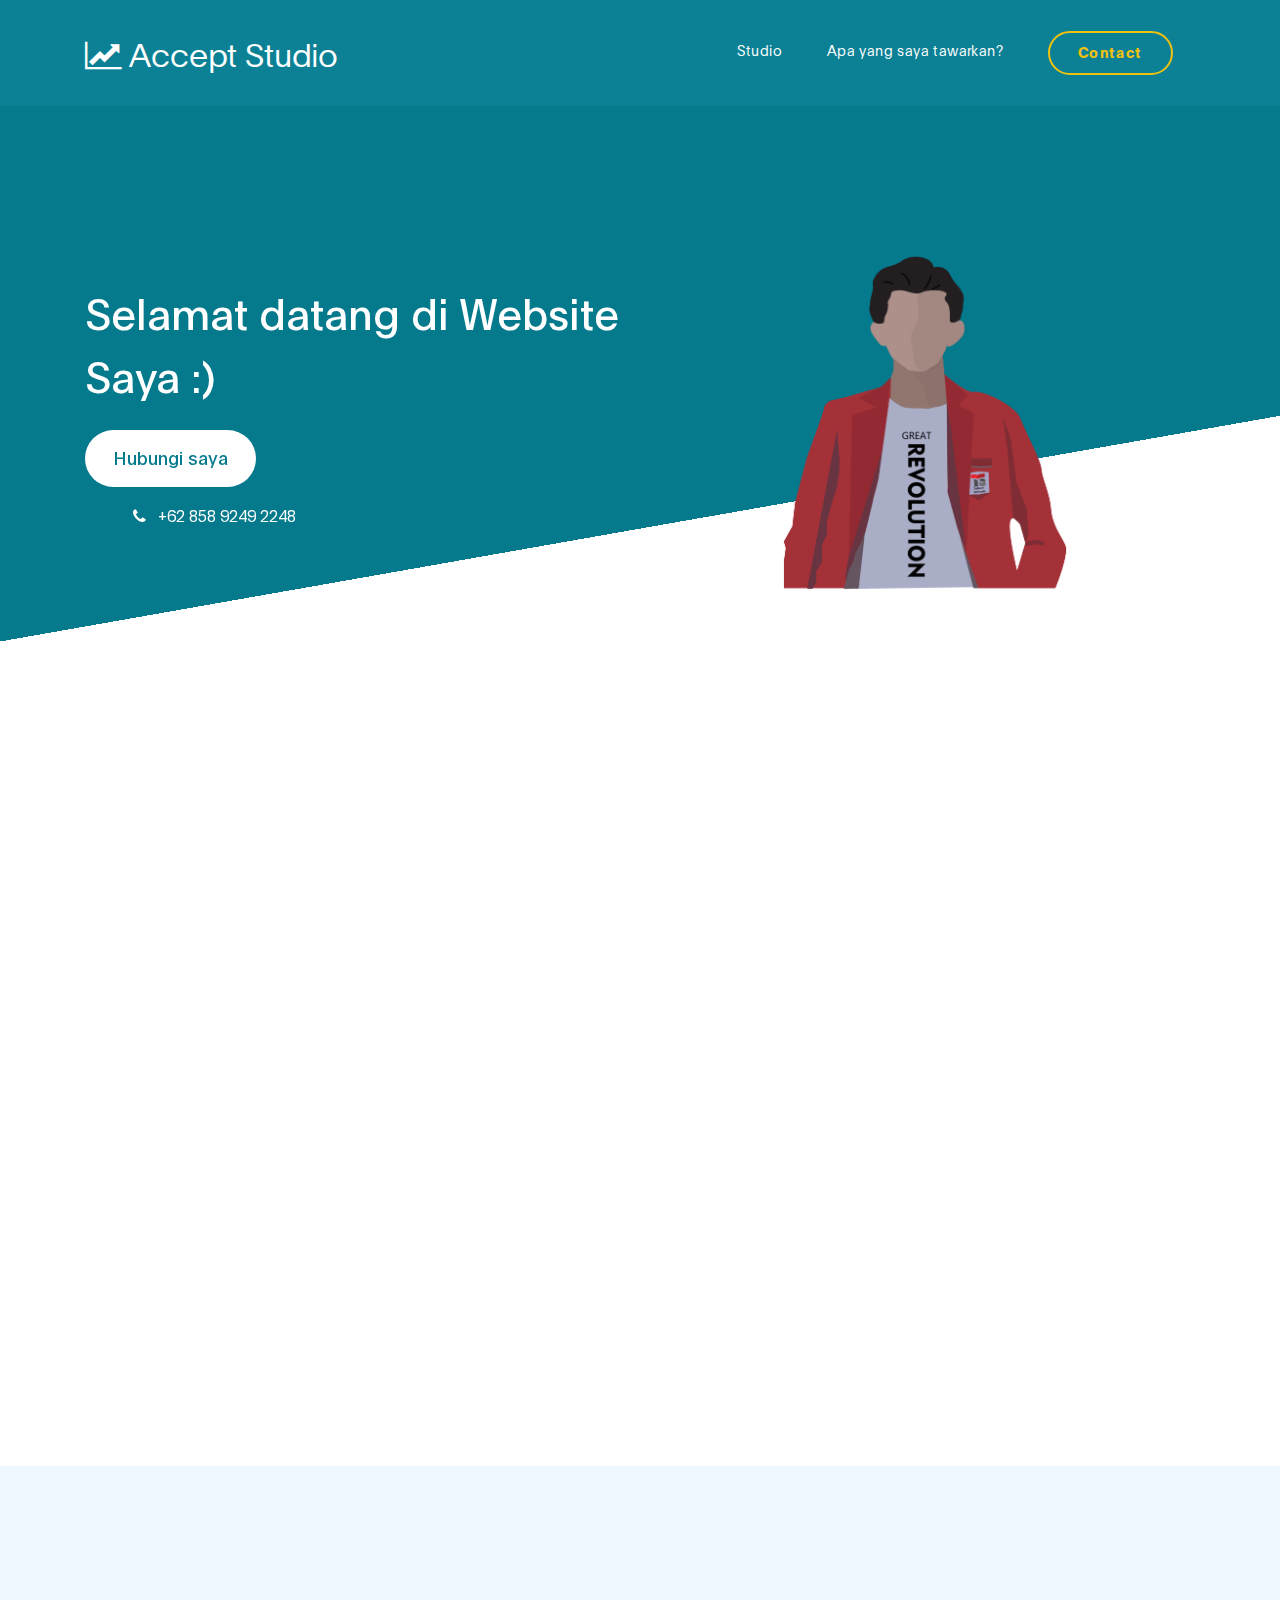
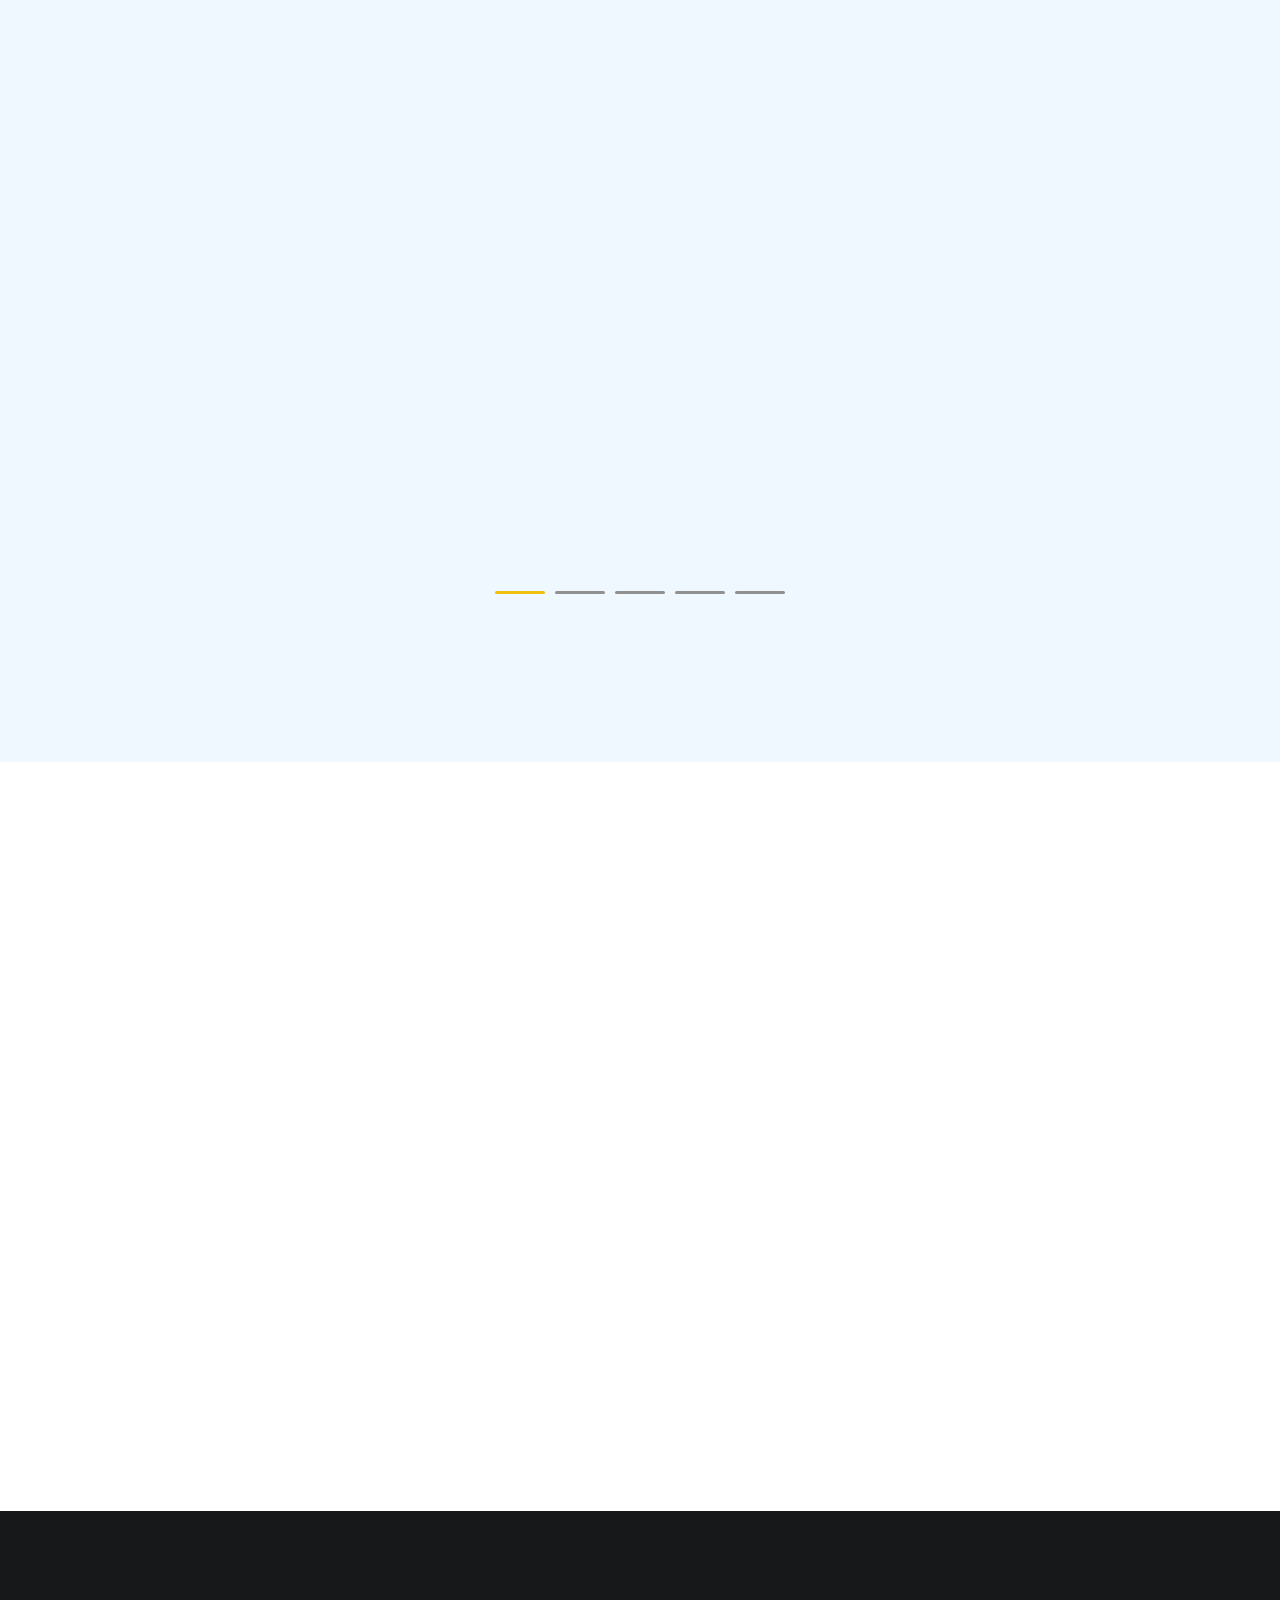
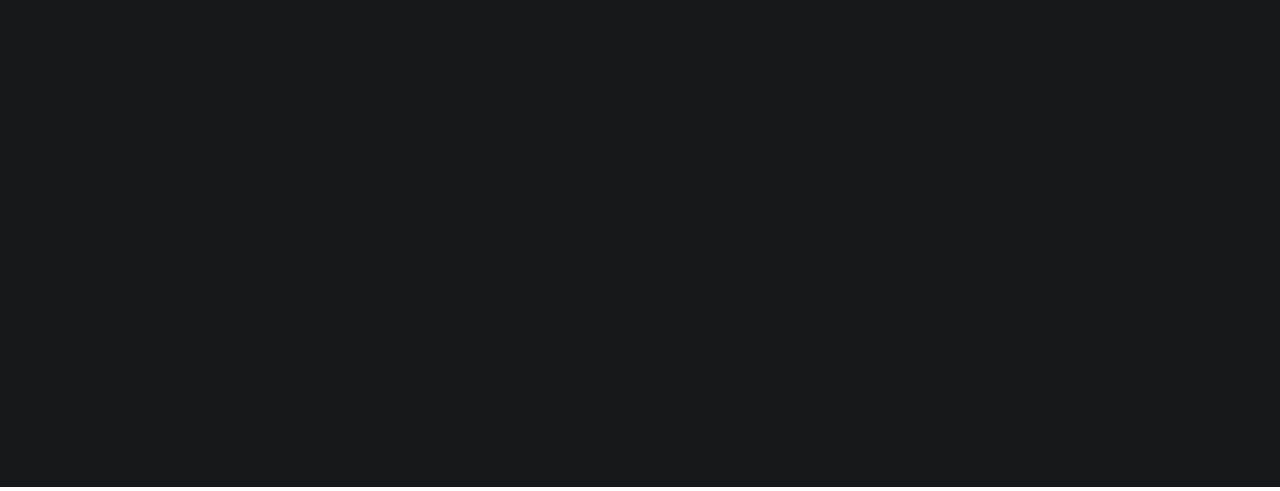
<file: index.html>
<!DOCTYPE html>
<html lang="en">
<head>

     <title>Digital Advertisement Accept Studio</title>
<!--

DIGITAL TREND

https://templatemo.com/tm-538-digital-trend

-->
     <meta charset="UTF-8">
     <meta http-equiv="X-UA-Compatible" content="IE=Edge">
     <meta name="description" content="">
     <meta name="keywords" content="">
     <meta name="author" content="">
     <meta name="viewport" content="width=device-width, initial-scale=1, maximum-scale=1">

     <link rel="stylesheet" href="css/bootstrap.min.css">
     <link rel="stylesheet" href="css/font-awesome.min.css">
     <link rel="stylesheet" href="css/aos.css">
     <link rel="stylesheet" href="css/owl.carousel.min.css">
     <link rel="stylesheet" href="css/owl.theme.default.min.css">

     <!-- MAIN CSS -->
     <link rel="stylesheet" href="css/templatemo-digital-trend.css">

</head>
<body>

     <!-- MENU BAR -->
    <nav class="navbar navbar-expand-lg">
        <div class="container">
            <a class="navbar-brand" href="index.html">
              <i class="fa fa-line-chart"></i>
              Accept Studio
            </a>

            <button class="navbar-toggler" type="button" data-toggle="collapse" data-target="#navbarNav" aria-controls="navbarNav" aria-expanded="false"
                aria-label="Toggle navigation">
                <span class="navbar-toggler-icon"></span>
            </button>

            <div class="collapse navbar-collapse" id="navbarNav">
                <ul class="navbar-nav ml-auto">
                    <li class="nav-item">
                        <a href="#about" class="nav-link smoothScroll">Studio</a>
                    </li>
                    <li class="nav-item">
                        <a href="#project" class="nav-link smoothScroll">Apa yang saya tawarkan?</a>
                    </li>
                    <li class="nav-item">
                        <a href="contact.html" class="nav-link contact">Contact</a>
                    </li>
                </ul>
            </div>
        </div>
    </nav>


     <!-- HERO -->
     <section class="hero hero-bg d-flex justify-content-center align-items-center">
               <div class="container">
                    <div class="row">

                        <div class="col-lg-6 col-md-10 col-12 d-flex flex-column justify-content-center align-items-center">
                              <div class="hero-text">

                                   <h1 class="text-white" data-aos="fade-up">Selamat datang di Website Saya :)</h1>

                                   <a href="contact.html" class="custom-btn btn-bg btn mt-3" data-aos="fade-up" data-aos-delay="100">Hubungi saya</a>

                                   <strong class="d-block py-3 pl-5 text-white" data-aos="fade-up" data-aos-delay="200"><i class="fa fa-phone mr-2"></i> +62 858 9249 2248</strong>
                              </div>
                        </div>

                        <div class="col-lg-6 col-12">
                          <div class="hero-image" data-aos="fade-up" data-aos-delay="300">

                            <img src="images/vektorku.png" class="img-fluid" alt="Septian Nabil Pratama">
                          </div>
                        </div>

                    </div>
               </div>
     </section>


     <!-- ABOUT -->
     <section class="about section-padding pb-0" id="about">
          <div class="container">
               <div class="row">

                    <div class="col-lg-7 mx-auto col-md-10 col-12">
                         <div class="about-info">

                              <h2 class="mb-4" data-aos="fade-up">Halo Semua <strong>Selamat Datang</strong> di Website Saya</h2>

                              <p class="mb-0" data-aos="fade-up">Jadi ini adalah web kedua saya setelah web portofolio yang sebelumnya pernah saya buat, nah jadi di website ini terdapat fitur <a href="blog.html">blog</a>, <a href="project-detail.html">apa yang saya tawarkan?</a>, dan <a href="contact.html">contact</a>. 
                              <br><br>Apabila ada yang ingin kalian <strong>tanyakan ataupun kritik dan saran</strong> tentang website ini, silahkan klik pada tombol <a href="contact.html">contact</a> agar bisa langsung menghubungi saya. Untuk website yang sebelumnya kalian bisa <a href="septiannabil.github.io/webportofolio">Klik disini</a></p>
                         </div>

                         <div class="about-image" data-aos="fade-up" data-aos-delay="200">

                          <img src="images/office.png" class="img-fluid" alt="office">
                        </div>
                    </div>

               </div>
          </div>
     </section>


     <!-- PROJECT -->
     <section class="project section-padding" id="project">
          <div class="container-fluid">
               <div class="row">

                    <div class="col-lg-12 col-12">

                        <h2 class="mb-5 text-center" data-aos="fade-up">
                            Silahkan Untuk Melihat
                            <strong>jasa yang saya tawarkan</strong>
                        </h2>

                         <div class="owl-carousel owl-theme" id="project-slide">
                              <div class="item project-wrapper" data-aos="fade-up" data-aos-delay="100">
                                   <img src="images/project/foto.jpg" class="img-fluid" alt="project image">

                                   <div class="project-info">
                                        <small>Jasa Fotografi</small>

                                        <h3>
                                             <a href="project-detail.html">
                                                  <span>Nightphotograph</span>
                                                  <i class="fa fa-angle-right project-icon"></i>
                                             </a>
                                        </h3>
                                   </div>
                              </div>

                              <div class="item project-wrapper" data-aos="fade-up">
                                   <img src="images/project/ui-01.png" class="img-fluid" alt="project image">

                                   <div class="project-info">
                                        <small>Jasa Desain</small>

                                        <h3>
                                             <a href="project-detail.html">
                                                  <span>All Design & UI/UX</span>
                                                  <i class="fa fa-angle-right project-icon"></i>
                                             </a>
                                        </h3>
                                   </div>
                              </div>

                              <div class="item project-wrapper" data-aos="fade-up">
                                   <img src="images/project/katalog.jpg" class="img-fluid" alt="project image">

                                   <div class="project-info">
                                        <small>Jasa Fotografi</small>

                                        <h3>
                                             <a href="project-detail.html">
                                                  <span>Katalog</span>
                                                  <i class="fa fa-angle-right project-icon"></i>
                                             </a>
                                        </h3>
                                   </div>
                              </div>

                              <div class="item project-wrapper" data-aos="fade-up">
                                   <img src="images/project/web-01.png" class="img-fluid" alt="project image">

                                   <div class="project-info">
                                        <small>Jasa Frontend dan Backend</small>

                                        <h3>
                                             <a href="project-detail.html">
                                                  <span>Website</span>
                                                  <i class="fa fa-angle-right project-icon"></i>
                                             </a>
                                        </h3>
                                   </div>
                              </div>

                              <div class="item project-wrapper" data-aos="fade-up">
                                   <img src="images/project/video.jpg" class="img-fluid" alt="project image">

                                   <div class="project-info">
                                        <small>Jasa</small>

                                        <h3>
                                             <a href="project-detail.html">
                                                  <span>Video dan Editing</span>
                                                  <i class="fa fa-angle-right project-icon"></i>
                                             </a>
                                        </h3>
                                   </div>
                              </div>
                         </div>
                    </div>

               </div>
          </div>
     </section>


     <!-- TESTIMONIAL -->
     <section class="testimonial section-padding">
          <div class="container">
               <div class="row">

                    <div class="col-lg-6 col-md-5 col-12">
                        <div class="contact-image" data-aos="fade-up">

                          <img src="images/female-avatar.png" class="img-fluid" alt="website">
                        </div>
                    </div>

                    <div class="col-lg-6 col-md-7 col-12">
                      <h4 class="my-5 pt-3" data-aos="fade-up" data-aos-delay="100">Terimakasih sudah datang ke website saya :)</h4>

                      <div class="quote" data-aos="fade-up" data-aos-delay="200"></div>

                      <h2 class="mb-4" data-aos="fade-up" data-aos-delay="300">Apabila ada kekurangan, saran ataupun kritik bisa hubungi saya lewat kontak di bawah ini.</h2>

                      <p data-aos="fade-up" data-aos-delay="400">
                        <strong>Septian Nabil Pratama</strong>

                        <span class="mx-1">/</span>

                        <small>Photo, Video, and Web Developer Freelance</small>
                      </p>
                    </div>

               </div>
          </div>
     </section>


    <footer class="site-footer">
      <div class="container">
        <div class="row">

          <div class="col-lg-5 mx-lg-auto col-md-8 col-10">
            <h1 class="text-white" data-aos="fade-up" data-aos-delay="100">Anda <strong>puas</strong> Kami <strong>senang</strong>.</h1>
          </div>

          <div class="col-lg-3 col-md-6 col-12" data-aos="fade-up" data-aos-delay="200">
            <h4 class="my-4">Contact Info</h4>

            <p class="mb-1">
              <i class="fa fa-phone mr-2 footer-icon"></i> 
              +62 858 9249 2248
            </p>

            <p>
              <a href="#">
                <i class="fa fa-envelope mr-2 footer-icon"></i>
                septian.nabil.pratama@gmail.com
              </a>
            </p>
          </div>

          <div class="col-lg-3 col-md-6 col-12" data-aos="fade-up" data-aos-delay="300">
            <h4 class="my-4">Alamat Saya</h4>

            <p class="mb-1">
              <i class="fa fa-home mr-2 footer-icon"></i> 
              Jl. Kanfer Raya no.2a, Desa kalisalak, Batang, Jawa Tengah, Indonesia
            </p>
          </div>

          <div class="col-lg-4 mx-lg-auto text-center col-md-8 col-12" data-aos="fade-up" data-aos-delay="400">
            <p class="copyright-text">Copyright &copy; 2020 Your Company
            <br>
            <a rel="nofollow noopener" href="https://www.instagram.com/septiannabil_/">Design and Web by : Septian Nabil Pratama</a></p>
          </div>

          <div class="col-lg-4 mx-lg-auto col-md-6 col-12" data-aos="fade-up" data-aos-delay="500">
            
            <ul class="footer-link">
              <li><a href="#">Stories</a></li>
              <li><a href="#">Work with us</a></li>
              <li><a href="#">Privacy</a></li>
            </ul>
          </div>

          <div class="col-lg-3 mx-lg-auto col-md-6 col-12" data-aos="fade-up" data-aos-delay="600">
            <ul class="social-icon">
              <li><a href="#" class="fa fa-instagram"></a></li>
              <li><a href="#" class="fa fa-twitter"></a></li>
              <li><a href="#" class="fa fa-dribbble"></a></li>
              <li><a href="#" class="fa fa-behance"></a></li>
            </ul>
          </div>

        </div>
      </div>
    </footer>


     <!-- SCRIPTS -->
     <script src="js/jquery.min.js"></script>
     <script src="js/bootstrap.min.js"></script>
     <script src="js/aos.js"></script>
     <script src="js/owl.carousel.min.js"></script>
     <script src="js/smoothscroll.js"></script>
     <script src="js/custom.js"></script>

</body>
</html>
</file>
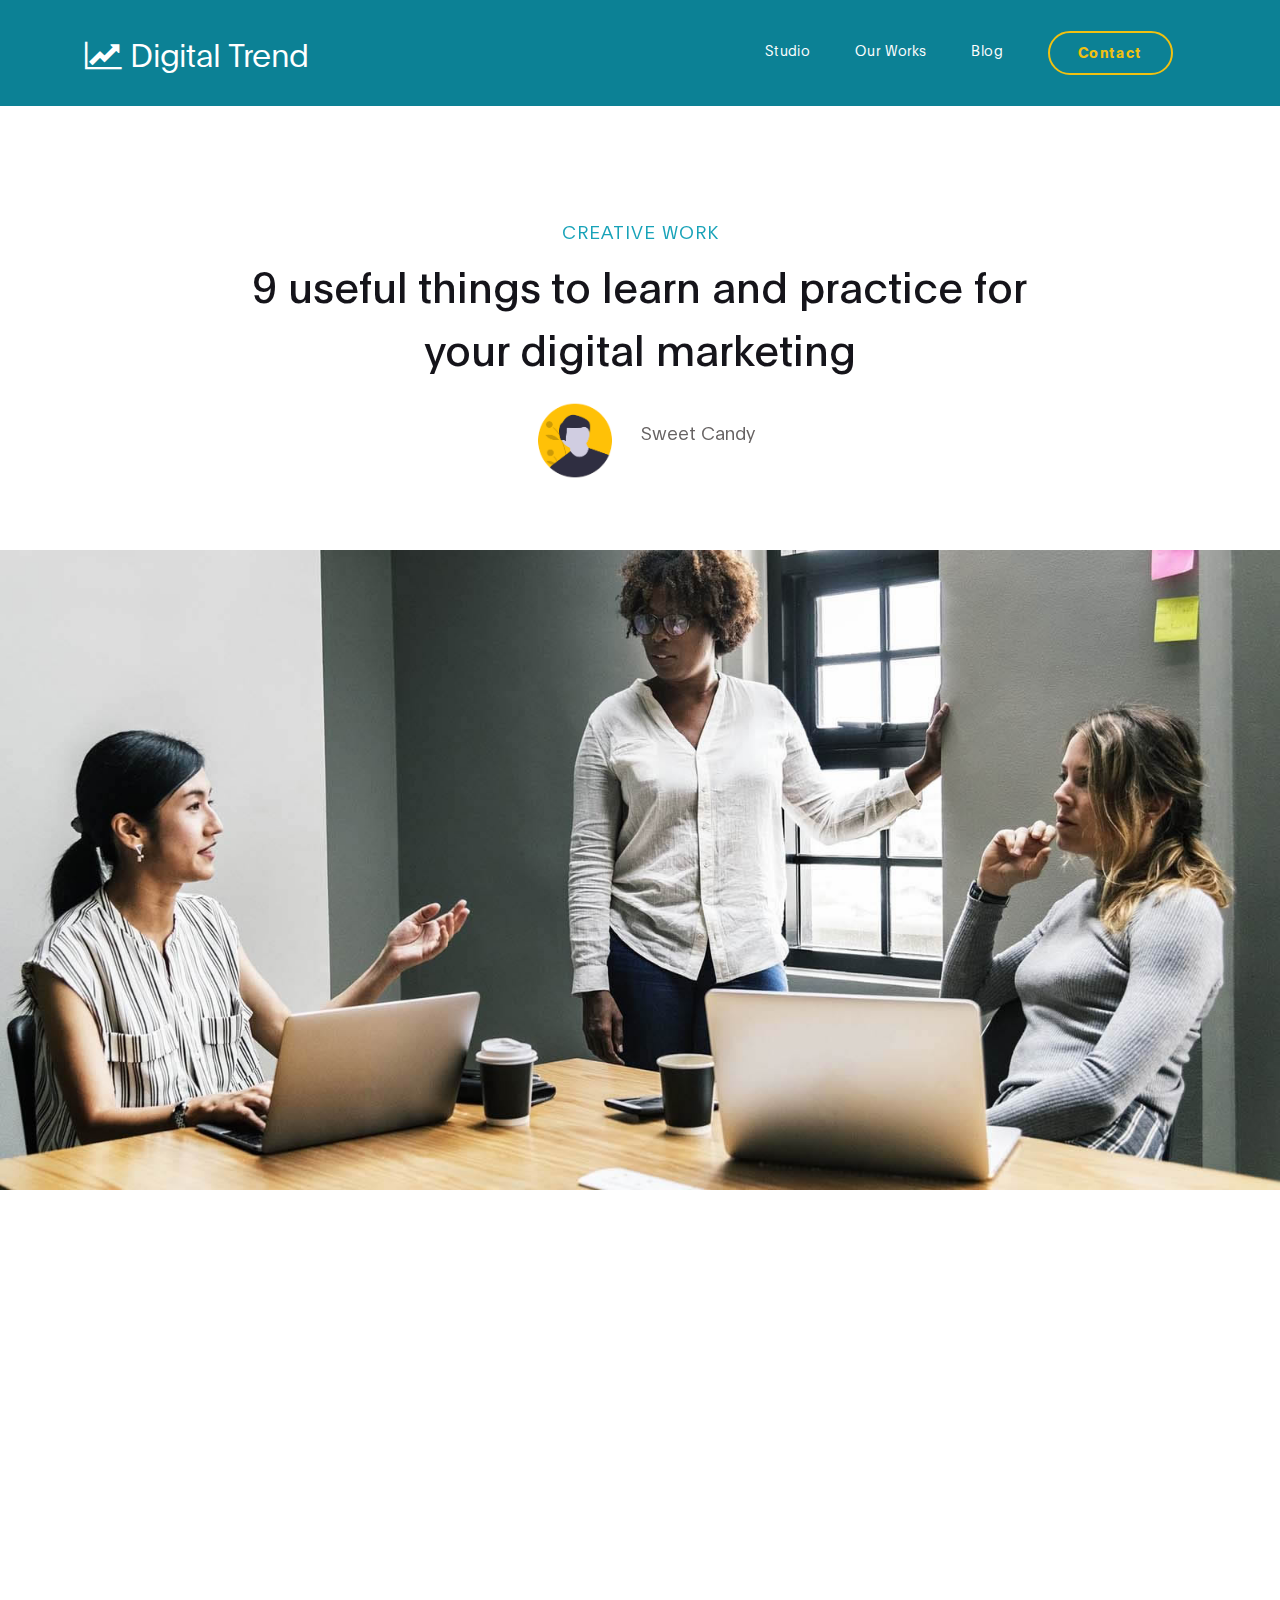
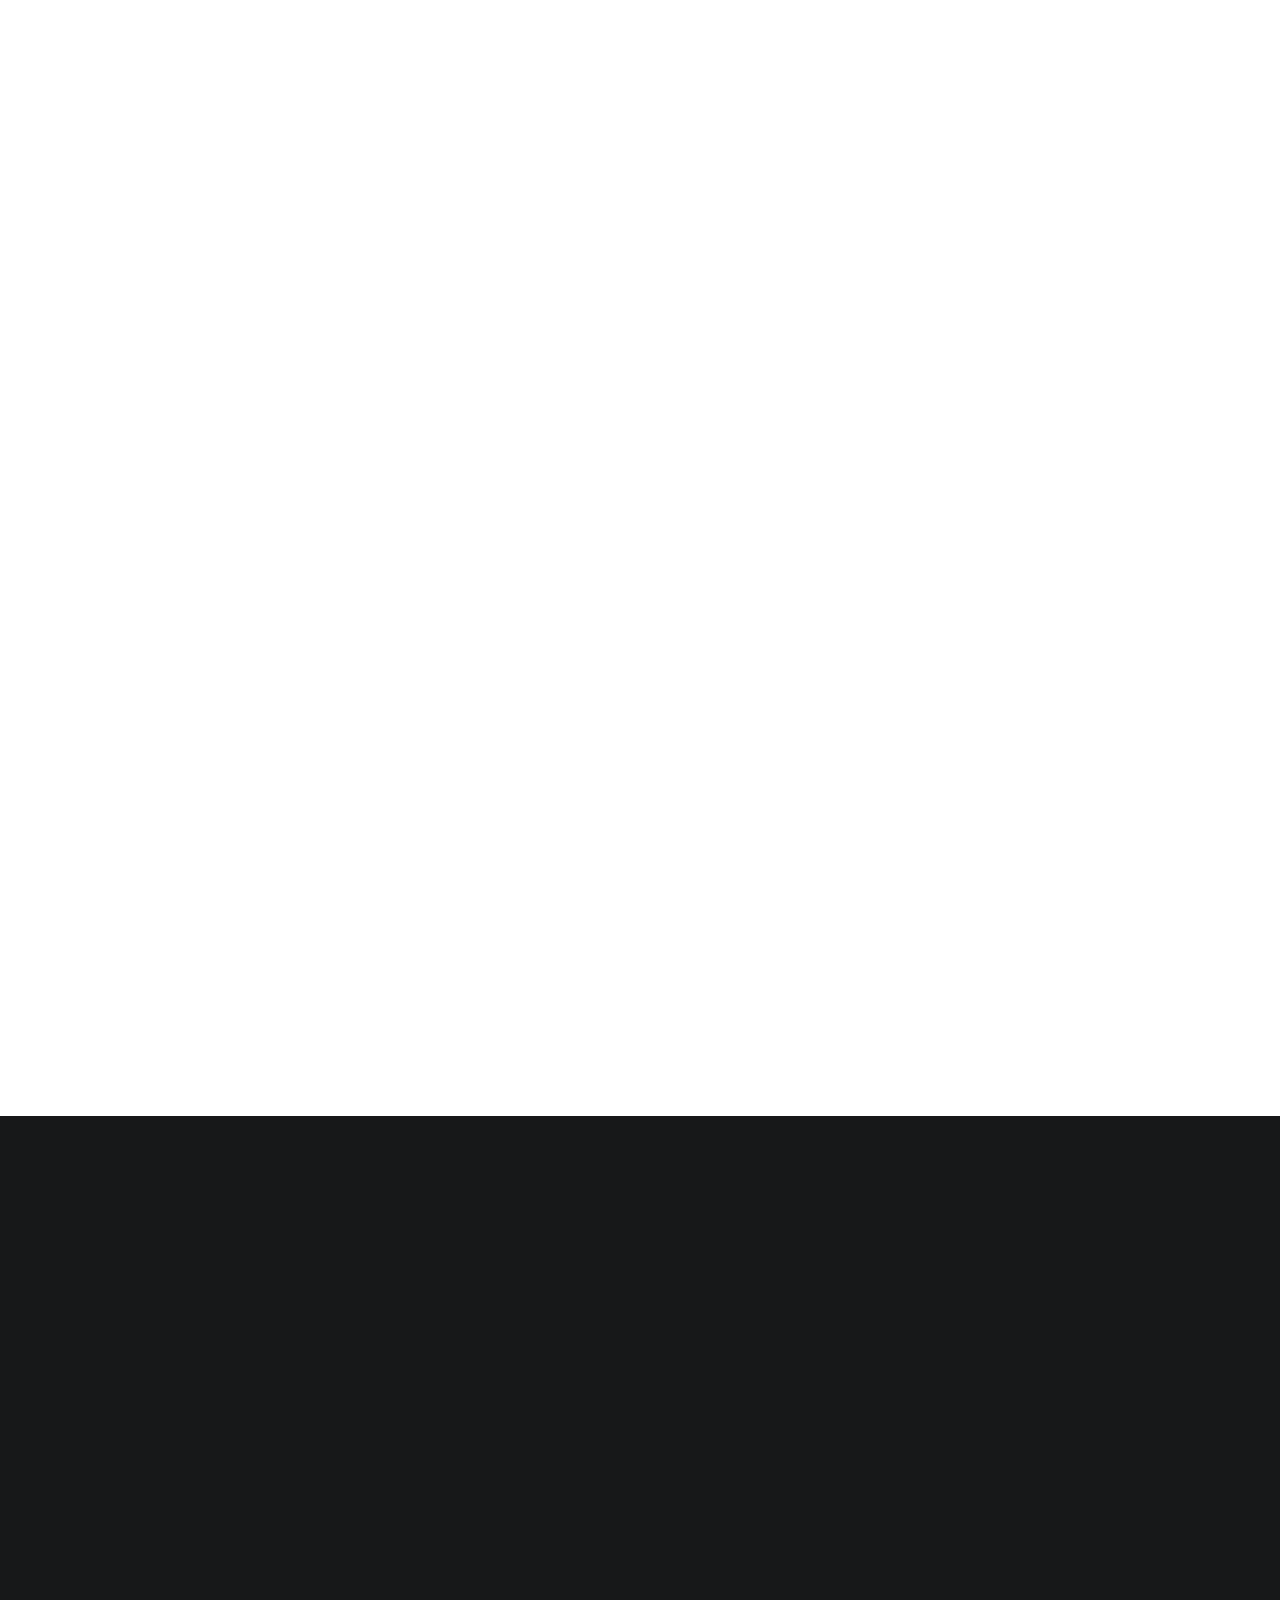
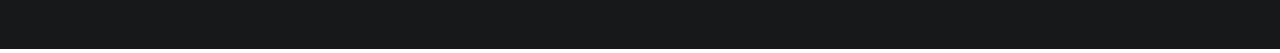
<file: blog-detail.html>
<!DOCTYPE html>
<html lang="en">
<head>

     <title>Digital Trend - Blog Detail</title>
<!--

DIGITAL TREND

https://templatemo.com/tm-538-digital-trend

-->
     <meta charset="UTF-8">
     <meta http-equiv="X-UA-Compatible" content="IE=Edge">
     <meta name="description" content="">
     <meta name="keywords" content="">
     <meta name="author" content="">
     <meta name="viewport" content="width=device-width, initial-scale=1, maximum-scale=1">

     <link rel="stylesheet" href="css/bootstrap.min.css">
     <link rel="stylesheet" href="css/font-awesome.min.css">
     <link rel="stylesheet" href="css/aos.css">
     <link rel="stylesheet" href="css/owl.carousel.min.css">
     <link rel="stylesheet" href="css/owl.theme.default.min.css">

     <!-- MAIN CSS -->
     <link rel="stylesheet" href="css/templatemo-digital-trend.css">

</head>
<body>

     <!-- MENU BAR -->
    <nav class="navbar navbar-expand-lg position-relative">
        <div class="container">
            <a class="navbar-brand" href="index.html">
              <i class="fa fa-line-chart"></i>
              Digital Trend
            </a>

            <button class="navbar-toggler" type="button" data-toggle="collapse" data-target="#navbarNav" aria-controls="navbarNav" aria-expanded="false"
                aria-label="Toggle navigation">
                <span class="navbar-toggler-icon"></span>
            </button>

            <div class="collapse navbar-collapse" id="navbarNav">
                <ul class="navbar-nav ml-auto">
                    <li class="nav-item">
                        <a href="index.html#about" class="nav-link">Studio</a>
                    </li>
                    <li class="nav-item">
                        <a href="index.html#project" class="nav-link">Our Works</a>
                    </li>
                    <li class="nav-item">
                        <a href="blog.html" class="nav-link">Blog</a>
                    </li>
                    <li class="nav-item">
                        <a href="contact.html" class="nav-link contact">Contact</a>
                    </li>
                </ul>
            </div>
        </div>
    </nav>


     <!-- BLOG DETAIL -->
     <section class="project-detail section-padding-half">
          <div class="container">
               <div class="row">

                    <div class="col-lg-9 mx-auto col-md-10 col-12 mt-lg-5 text-center" data-aos="fade-up">
                      <h4 class="blog-category text-info">Creative Work</h4>
                      
                      <h1>9 useful things to learn and practice for your digital marketing</h1>

                      <div class="client-info">
                          <div class="d-flex justify-content-center align-items-center mt-3">
                            <img src="images/project/project-detail/male-avatar.png" class="img-fluid" alt="male avatar">

                            <p>Sweet Candy</p>
                          </div>
                      </div>
                    </div>

               </div>
          </div>
     </section>


     <div class="full-image text-center" data-aos="zoom-in">
       <img src="images/blog/blog-header-image.jpg" class="img-fluid" alt="blog header">
     </div>


     <!-- BLOG DETAIL -->
     <section class="project-detail">
          <div class="container">
               <div class="row">

                  <div class="col-lg-9 mx-auto col-md-11 col-12 my-5 pt-3" data-aos="fade-up">

                    <h2 class="mb-3">Etiam quis metus elementum, tempor risus vel, condimentum orci.</h2>

                    <p>Mauris in convallis nunc, non facilisis arcu. Nunc sapien nulla, interdum at diam non, aliquam vestibulum leo. Fusce laoreet malesuada ante, consectetur consequat ante tempor et. Quisque ac risus ligula.</p>

                    <p>Suspendisse bibendum tortor at est placerat auctor. Phasellus tortor est, bibendum eu ex eu, tincidunt efficitur nunc. Orci varius natoque penatibus et magnis dis parturient montes, nascetur ridiculus mus.</p>

                    <ul class="list-detail py-3">
                      <li><span>Quisque at condimentum est. Duis sollicitudin urna id elit pulvinar placerat. Ut ac dui in ex vulputate dictum.</span></li>

                      <li><span>Mauris vitae tellus nisi. Morbi rutrum lacus sit amet volutpat viverra.</span></li>

                      <li><span> Integer maximus sem ut ipsum blandit elementum. Nullam sollicitudin accumsan commodo.</span></li>
                    </ul>

                    <p>Sed leo nisl, posuere at molestie ac, suscipit auctor mauris. Etiam quis metus elementum, tempor risus vel, condimentum orci.</p>

                    <h2 class="mt-5 mb-3">Curabitur tempus vel libero lobortis feugiat</h2>

                    <p>Orci varius natoque penatibus et magnis dis parturient montes, nascetur ridiculus mus. Mauris in convallis nunc, non facilisis arcu. Nunc sapien nulla, interdum at diam non, aliquam vestibulum leo.</p>

                    <blockquote>Phasellus dapibus ex sed dolor blandit, efficitur iaculis ipsum scelerisque. Cras elementum nibh id felis sagittis, sit amet pellentesque ligula porttitor. Fusce laoreet malesuada ante, consectetur consequat ante tempor et. Quisque ac risus ligula.</blockquote>
                    </div>
               </div>

              <div class="col-lg-8 mx-auto mb-5 pb-5 col-12" data-aos="fade-up">

                <h3 class="my-3" data-aos="fade-up">Leave a comment</h3>

                <form action="#" method="get"  class="contact-form" data-aos="fade-up" data-aos-delay="300" role="form">
                  <div class="row">
                    <div class="col-lg-6 col-12">
                      <input type="text" class="form-control" name="name" placeholder="Name">
                    </div>

                    <div class="col-lg-6 col-12">
                      <input type="email" class="form-control" name="email" placeholder="Email">
                    </div>

                    <div class="col-lg-12 col-12">
                      <textarea class="form-control" rows="6" name="message" placeholder="Message"></textarea>
                    </div>

                    <div class="col-lg-5 mx-auto col-7">
                      <button type="submit" class="form-control" id="submit-button" name="submit">Submit Comment</button>
                    </div>
                  </div>
                </form>
              </div>
              
          </div>
          
     </section>


    <footer class="site-footer">
      <div class="container">
        <div class="row">

          <div class="col-lg-5 mx-lg-auto col-md-8 col-10">
            <h1 class="text-white" data-aos="fade-up" data-aos-delay="100">We make creative <strong>brands</strong> only.</h1>
          </div>

          <div class="col-lg-3 col-md-6 col-12" data-aos="fade-up" data-aos-delay="200">
            <h4 class="my-4">Contact Info</h4>

            <p class="mb-1">
              <i class="fa fa-phone mr-2 footer-icon"></i> 
              +99 080 070 4224
            </p>

            <p>
              <a href="#">
                <i class="fa fa-envelope mr-2 footer-icon"></i>
                hello@company.com
              </a>
            </p>
          </div>

          <div class="col-lg-3 col-md-6 col-12" data-aos="fade-up" data-aos-delay="300">
            <h4 class="my-4">Our Studio</h4>

            <p class="mb-1">
              <i class="fa fa-home mr-2 footer-icon"></i> 
              Av. Lúcio Costa - Barra da Tijuca, Rio de Janeiro - RJ, Brazil
            </p>
          </div>

          <div class="col-lg-4 mx-lg-auto text-center col-md-8 col-12" data-aos="fade-up" data-aos-delay="400">
            <p class="copyright-text">Copyright &copy; 2020 Your Company
            <br>
            <a rel="nofollow noopener" href="https://templatemo.com">Design: TemplateMo</a></p>
          </div>

          <div class="col-lg-4 mx-lg-auto col-md-6 col-12" data-aos="fade-up" data-aos-delay="500">
            
            <ul class="footer-link">
              <li><a href="#">Stories</a></li>
              <li><a href="#">Work with us</a></li>
              <li><a href="#">Privacy</a></li>
            </ul>
          </div>

          <div class="col-lg-3 mx-lg-auto col-md-6 col-12" data-aos="fade-up" data-aos-delay="600">
            <ul class="social-icon">
              <li><a href="#" class="fa fa-instagram"></a></li>
              <li><a href="#" class="fa fa-twitter"></a></li>
              <li><a href="#" class="fa fa-dribbble"></a></li>
              <li><a href="#" class="fa fa-behance"></a></li>
            </ul>
          </div>

        </div>
      </div>
    </footer>


     <!-- SCRIPTS -->
     <script src="js/jquery.min.js"></script>
     <script src="js/bootstrap.min.js"></script>
     <script src="js/aos.js"></script>
     <script src="js/owl.carousel.min.js"></script>
     <script src="js/custom.js"></script>

</body>
</html>
</file>
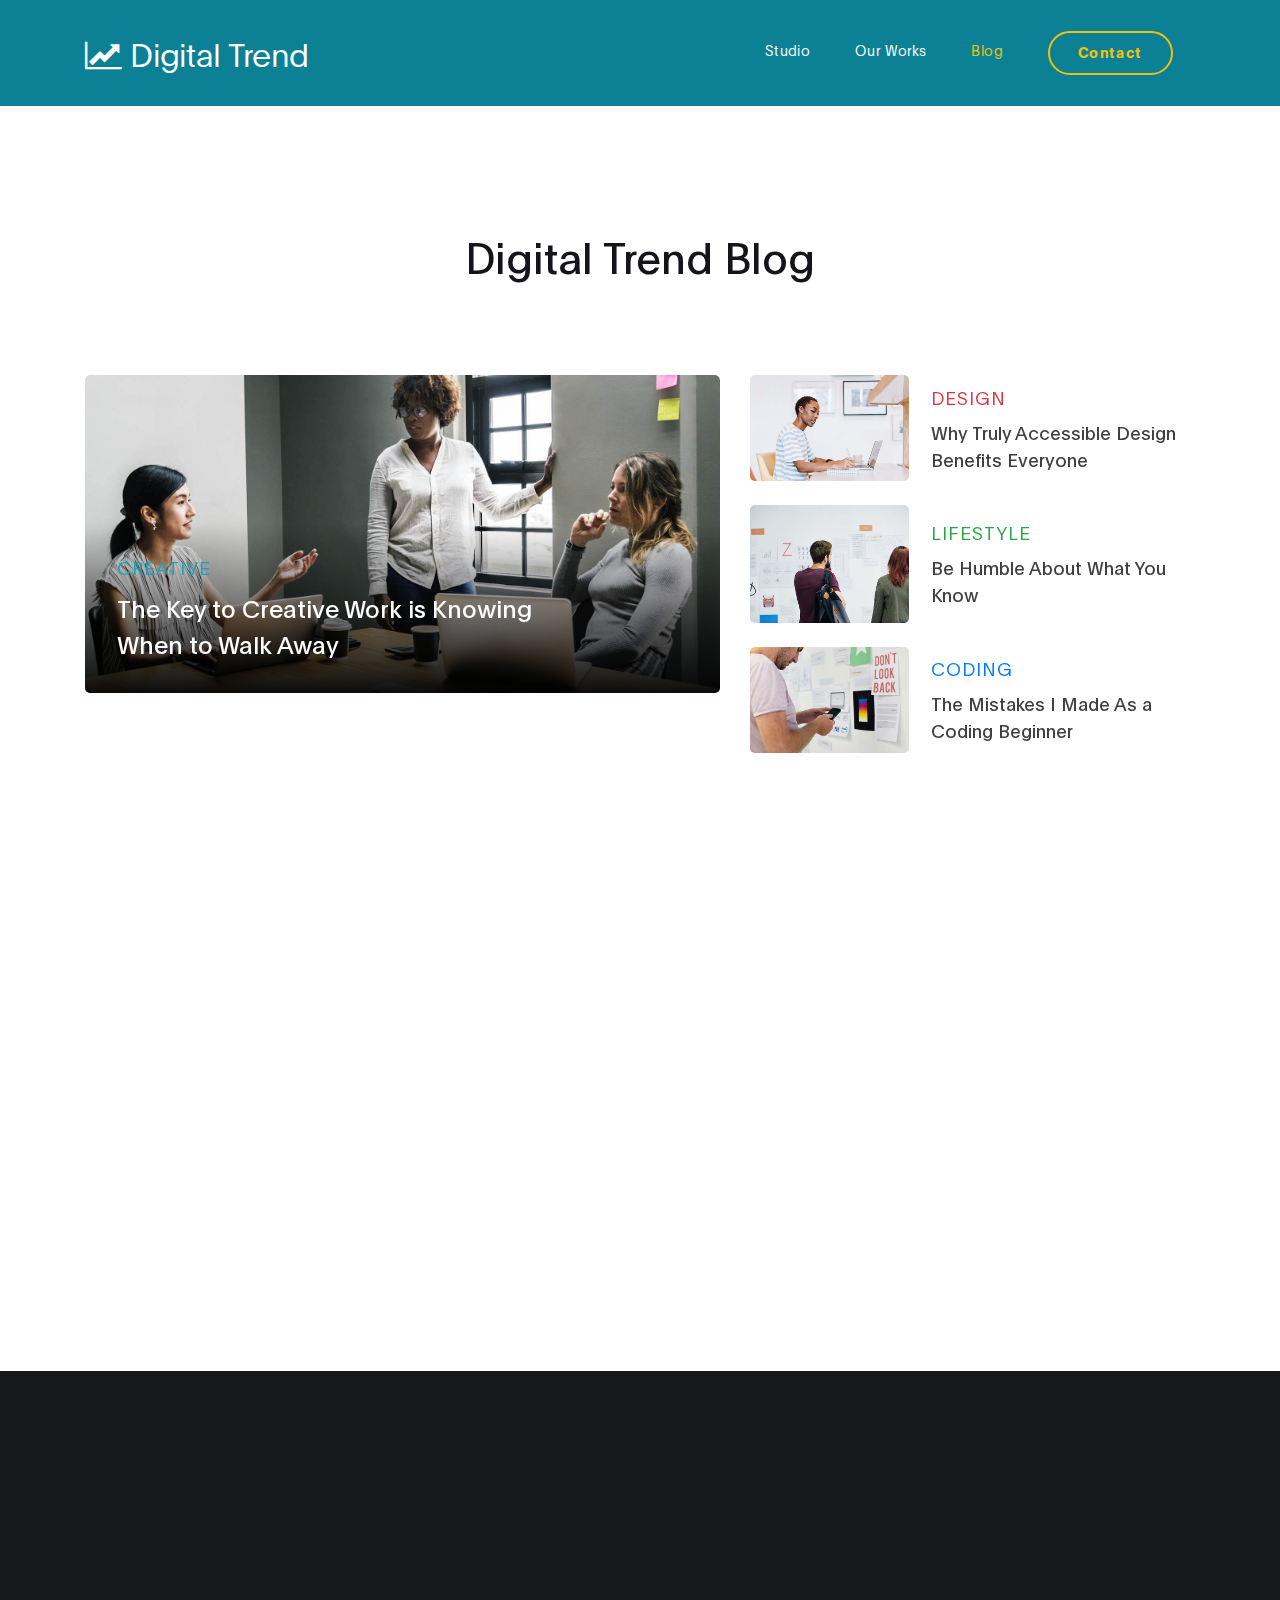
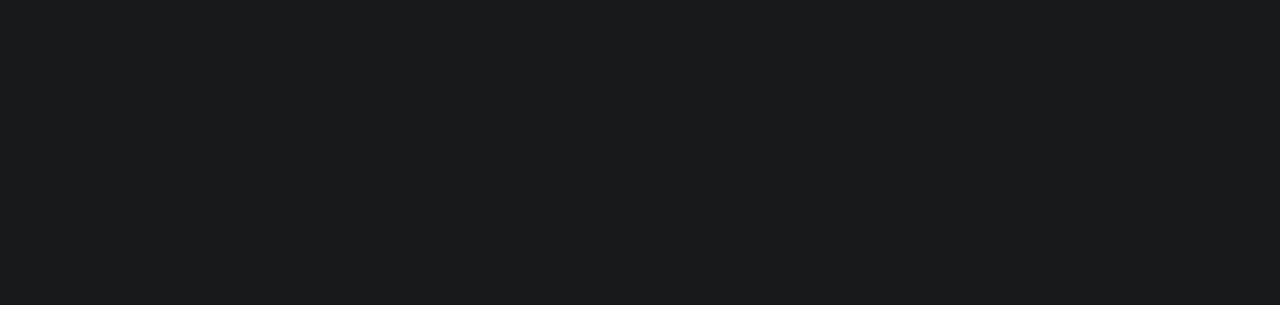
<file: blog.html>
<!DOCTYPE html>
<html lang="en">
<head>

     <title>Digital Trend - Blog</title>
<!--

DIGITAL TREND

https://templatemo.com/tm-538-digital-trend

-->
     <meta charset="UTF-8">
     <meta http-equiv="X-UA-Compatible" content="IE=Edge">
     <meta name="description" content="">
     <meta name="keywords" content="">
     <meta name="author" content="">
     <meta name="viewport" content="width=device-width, initial-scale=1, maximum-scale=1">

     <link rel="stylesheet" href="css/bootstrap.min.css">
     <link rel="stylesheet" href="css/font-awesome.min.css">
     <link rel="stylesheet" href="css/aos.css">
     <link rel="stylesheet" href="css/owl.carousel.min.css">
     <link rel="stylesheet" href="css/owl.theme.default.min.css">

     <!-- MAIN CSS -->
     <link rel="stylesheet" href="css/templatemo-digital-trend.css">

</head>
<body>

     <!-- MENU BAR -->
    <nav class="navbar navbar-expand-lg position-absolute">
        <div class="container">
            <a class="navbar-brand" href="index.html">
              <i class="fa fa-line-chart"></i>
              Digital Trend
            </a>

            <button class="navbar-toggler" type="button" data-toggle="collapse" data-target="#navbarNav" aria-controls="navbarNav" aria-expanded="false"
                aria-label="Toggle navigation">
                <span class="navbar-toggler-icon"></span>
            </button>

            <div class="collapse navbar-collapse" id="navbarNav">
                <ul class="navbar-nav ml-auto">
                    <li class="nav-item">
                        <a href="index.html#about" class="nav-link">Studio</a>
                    </li>
                    <li class="nav-item">
                        <a href="index.html#project" class="nav-link">Our Works</a>
                    </li>
                    <li class="nav-item">
                        <a href="blog.html" class="nav-link active">Blog</a>
                    </li>
                    <li class="nav-item">
                        <a href="contact.html" class="nav-link contact">Contact</a>
                    </li>
                </ul>
            </div>
        </div>
    </nav>


     <!-- BLOG -->
     <section class="blog section-padding">
          <div class="container">
               <div class="row">

                    <div class="col-lg-12 col-12 py-5 mt-5 mb-3 text-center">

                      <h1 class="mb-4" data-aos="fade-up">Digital Trend Blog</h1>
                    </div>

                    <div class="col-lg-7 col-md-7 col-12 mb-4">
                      <div class="blog-header" data-aos="fade-up" data-aos-delay="100">
                        <img src="images/blog/blog-header-image.jpg" class="img-fluid" alt="blog header">

                        <div class="blog-header-info">
                          <h4 class="blog-category text-info">Creative</h4>

                          <h3><a href="blog-detail.html">The Key to Creative Work is Knowing When to Walk Away</a></h3>
                        </div>
                      </div>
                    </div>

                    <div class="col-lg-5 col-md-5 col-12 mb-4">
                      <div class="blog-sidebar d-flex justify-content-center align-items-center" data-aos="fade-up" data-aos-delay="200">
                        <img src="images/blog/blog-sidebar-image.jpg" class="img-fluid" alt="blog">

                        <div class="blog-info">
                          <h4 class="blog-category text-danger">Design</h4>

                          <h3><a href="blog-detail.html">Why Truly Accessible Design Benefits Everyone</a></h3>
                        </div>
                      </div>

                      <div class="blog-sidebar py-4 d-flex justify-content-center align-items-center" data-aos="fade-up" data-aos-delay="300">
                        <img src="images/blog/blog-sidebar-image01.jpg" class="img-fluid" alt="blog">

                        <div class="blog-info">
                          <h4 class="blog-category text-success">lifestyle</h4>

                          <h3><a href="blog-detail.html">Be Humble About What You Know</a></h3>
                        </div>
                      </div>

                      <div class="blog-sidebar d-flex justify-content-center align-items-center" data-aos="fade-up" data-aos-delay="200">
                        <img src="images/blog/blog-sidebar-image02.jpg" class="img-fluid" alt="blog">

                        <div class="blog-info">
                          <h4 class="blog-category text-primary">Coding</h4>

                          <h3><a href="blog-detail.html">The Mistakes I Made As a Coding Beginner</a></h3>
                        </div>
                      </div>

                    </div>

                    <div class="col-lg-5 ml-auto mt-5 pt-5 col-md-6 col-12">

                      <img src="images/newsletter.png" data-aos="fade-up" data-aos-delay="100" class="img-fluid" alt="newsletter">
                    </div>

                    <div class="col-lg-5 mr-auto mt-5 pt-5 col-md-6 col-12 newsletter-form">
                      <h4 data-aos="fade-up" data-aos-delay="200">Email Newsletter</h4>

                      <h2 data-aos="fade-up" data-aos-delay="300">Let’s stay up-to-date. We'll share you all good stuffs.</h2>
                      <form action="#" method="get" enctype="multipart/form-data">
                      <div class="form-group mt-4" data-aos="fade-up" data-aos-delay="400">
                        <input name="email" type="email" class="form-control" 
                        		id="email" aria-describedby="emailHelp" placeholder="Please enter your email" required>

                        <small id="emailHelp" class="form-text text-muted">We'll NOT share your email address to anyone else.</small>

                      </div>

                      <div class="form-group form-check" data-aos="fade-up" data-aos-delay="500">
                        <input name="monthly" type="checkbox" class="form-check-input" id="monthly">

                        <label class="form-check-label" for="monthly">Please send me a monthly newsletter.</label>
                      </div>

                        <button type="submit" data-aos="fade-up" data-aos-delay="500" class="btn w-100 mt-3">Sign up</button>
                      </form>
                    </div>

               </div>
          </div>
     </section>


    <footer class="site-footer">
      <div class="container">
        <div class="row">

          <div class="col-lg-5 mx-lg-auto col-md-8 col-10">
            <h1 class="text-white" data-aos="fade-up" data-aos-delay="100">We make creative <strong>brands</strong> only.</h1>
          </div>

          <div class="col-lg-3 col-md-6 col-12" data-aos="fade-up" data-aos-delay="200">
            <h4 class="my-4">Contact Info</h4>

            <p class="mb-1">
              <i class="fa fa-phone mr-2 footer-icon"></i> 
              +99 080 070 4224
            </p>

            <p>
              <a href="#">
                <i class="fa fa-envelope mr-2 footer-icon"></i>
                hello@company.com
              </a>
            </p>
          </div>

          <div class="col-lg-3 col-md-6 col-12" data-aos="fade-up" data-aos-delay="300">
            <h4 class="my-4">Our Studio</h4>

            <p class="mb-1">
              <i class="fa fa-home mr-2 footer-icon"></i> 
              Av. Lúcio Costa - Barra da Tijuca, Rio de Janeiro - RJ, Brazil
            </p>
          </div>

          <div class="col-lg-4 mx-lg-auto text-center col-md-8 col-12" data-aos="fade-up" data-aos-delay="400">
            <p class="copyright-text">Copyright &copy; 2020 Your Company
            <br>
            <a rel="nofollow noopener" href="https://templatemo.com">Design: TemplateMo</a></p>
          </div>

          <div class="col-lg-4 mx-lg-auto col-md-6 col-12" data-aos="fade-up" data-aos-delay="500">
            
            <ul class="footer-link">
              <li><a href="#">Stories</a></li>
              <li><a href="#">Work with us</a></li>
              <li><a href="#">Privacy</a></li>
            </ul>
          </div>

          <div class="col-lg-3 mx-lg-auto col-md-6 col-12" data-aos="fade-up" data-aos-delay="600">
            <ul class="social-icon">
              <li><a href="#" class="fa fa-instagram"></a></li>
              <li><a href="#" class="fa fa-twitter"></a></li>
              <li><a href="#" class="fa fa-dribbble"></a></li>
              <li><a href="#" class="fa fa-behance"></a></li>
            </ul>
          </div>

        </div>
      </div>
    </footer>


     <!-- SCRIPTS -->
     <script src="js/jquery.min.js"></script>
     <script src="js/bootstrap.min.js"></script>
     <script src="js/aos.js"></script>
     <script src="js/owl.carousel.min.js"></script>
     <script src="js/custom.js"></script>

</body>
</html>
</file>
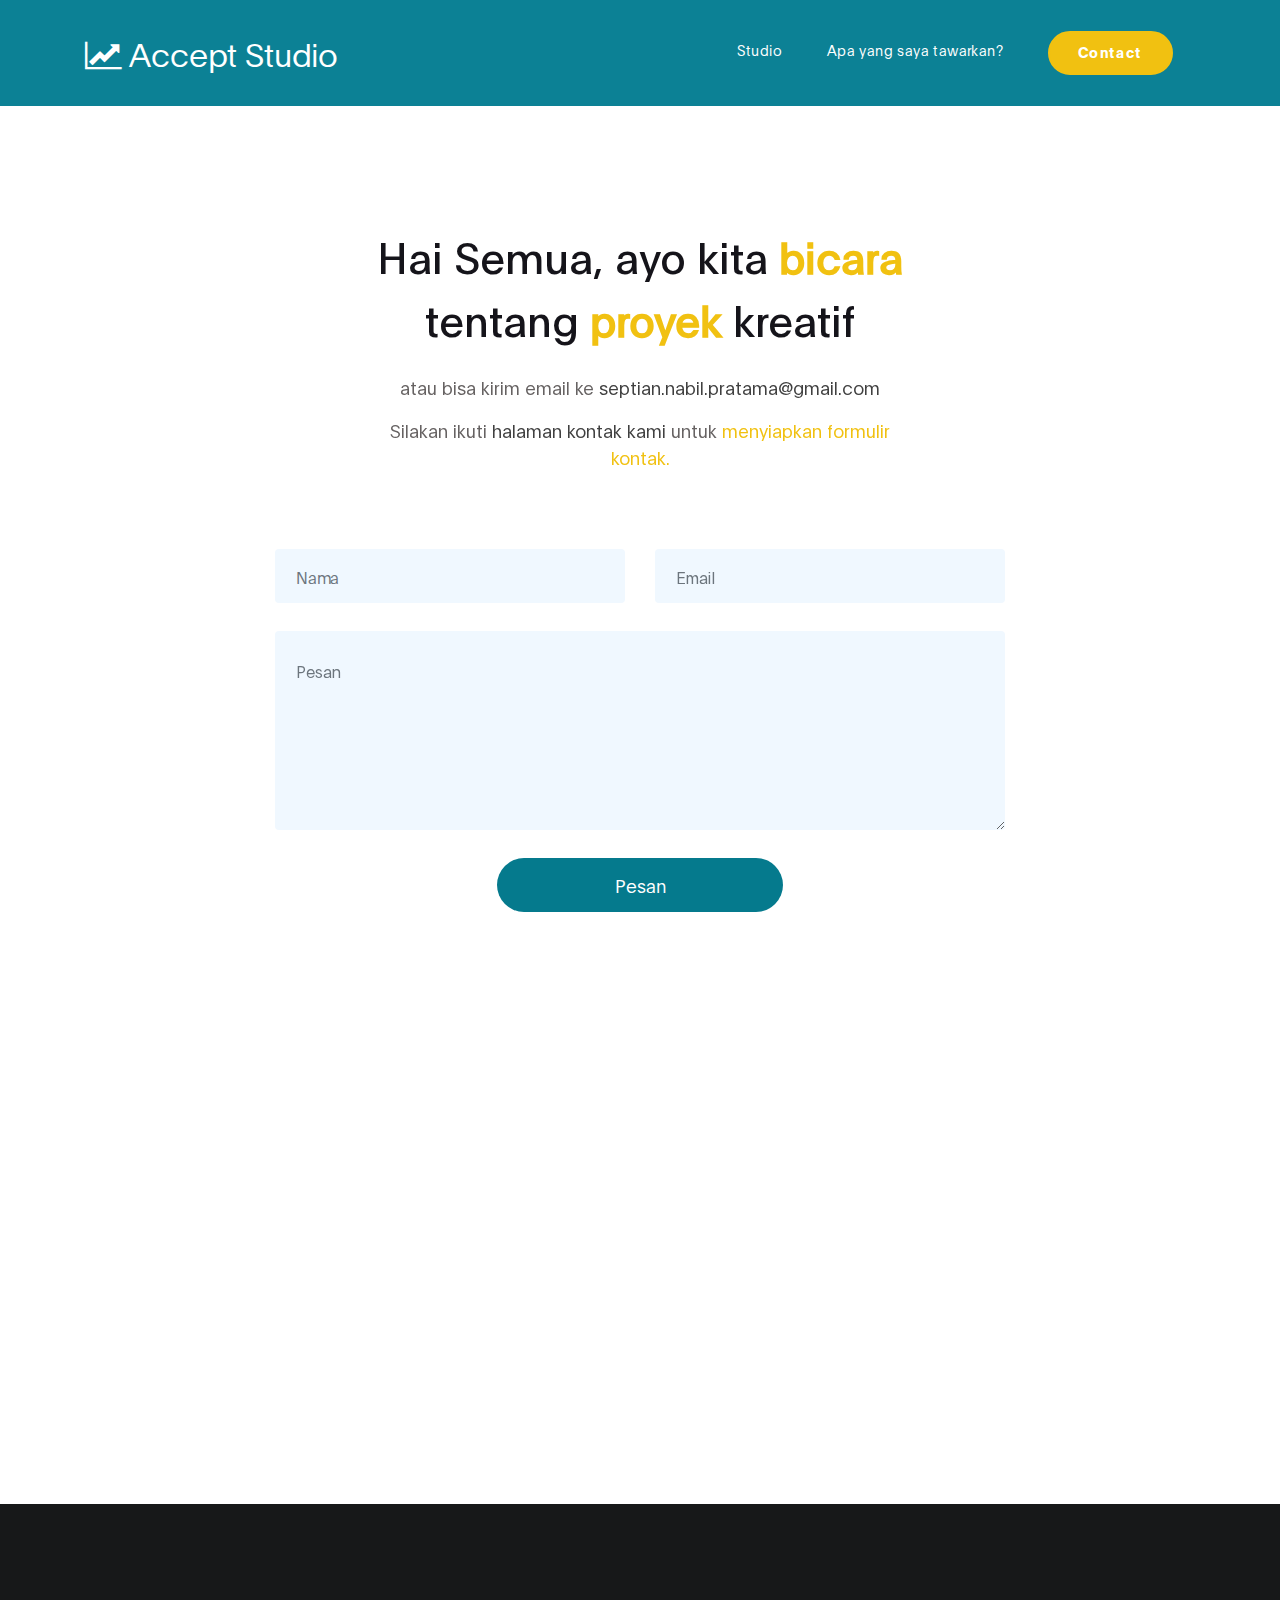
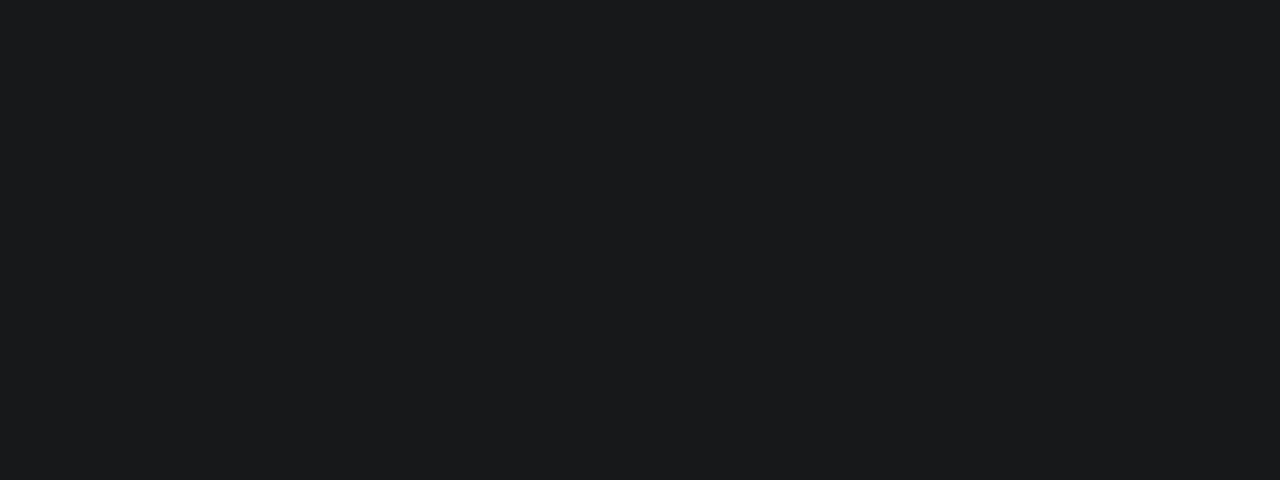
<file: contact.html>
<!DOCTYPE html>
<html lang="en">
<head>

     <title>Digital Advertisement Accept Studio</title>
<!--

DIGITAL TREND

https://templatemo.com/tm-538-digital-trend

-->
     <meta charset="UTF-8">
     <meta http-equiv="X-UA-Compatible" content="IE=Edge">
     <meta name="description" content="">
     <meta name="keywords" content="">
     <meta name="author" content="">
     <meta name="viewport" content="width=device-width, initial-scale=1, maximum-scale=1">

     <link rel="stylesheet" href="css/bootstrap.min.css">
     <link rel="stylesheet" href="css/font-awesome.min.css">
     <link rel="stylesheet" href="css/aos.css">
     <link rel="stylesheet" href="css/owl.carousel.min.css">
     <link rel="stylesheet" href="css/owl.theme.default.min.css">

     <!-- MAIN CSS -->
     <link rel="stylesheet" href="css/templatemo-digital-trend.css">

</head>
<body>

     <!-- MENU BAR -->
    <nav class="navbar navbar-expand-lg position-absolute">
        <div class="container">
          <a class="navbar-brand" href="index.html">
              <i class="fa fa-line-chart"></i>
              Accept Studio
            </a>

            <button class="navbar-toggler" type="button" data-toggle="collapse" data-target="#navbarNav" aria-controls="navbarNav" aria-expanded="false"
                aria-label="Toggle navigation">
                <span class="navbar-toggler-icon"></span>
            </button>

            <div class="collapse navbar-collapse" id="navbarNav">
                <ul class="navbar-nav ml-auto">
                    <li class="nav-item">
                        <a href="index.html#about" class="nav-link">Studio</a>
                    </li>
                    <li class="nav-item">
                        <a href="index.html#project" class="nav-link">Apa yang saya tawarkan?</a>
                    </li>
                    <li class="nav-item">
                        <a href="contact.html" class="nav-link active contact">Contact</a>
                    </li>
                </ul>
            </div>
        </div>
    </nav>


     <!-- CONTACT -->
     <section class="contact section-padding">
          <div class="container">
               <div class="row">

                    <div class="col-lg-6 mx-auto col-md-7 col-12 py-5 mt-5 text-center" data-aos="fade-up">

                      <h1 class="mb-4">Hai Semua, ayo kita <strong>bicara</strong> tentang <strong>proyek</strong> kreatif</h1>

                      <p>atau bisa kirim email ke <a href="septian.nabil.pratama@gmail.com">septian.nabil.pratama@gmail.com</a></p>
                      <p>Silakan ikuti <a rel="nofollow" href="contact.html">halaman kontak kami </a>untuk<strong> menyiapkan formulir kontak.</strong></p>
                    </div>

                    <div class="col-lg-8 mx-auto col-md-10 col-12">
                    
                    <!-- Follow https://templatemo.com/contact page to setup your own contact form -->
                    
                      <form action="#" method="post" class="contact-form" data-aos="fade-up" data-aos-delay="300" role="form">
                        <div class="row">
                          <div class="col-lg-6 col-12">
                            <input type="text" class="form-control" name="name" placeholder="Nama">
                          </div>

                          <div class="col-lg-6 col-12">
                            <input type="email" class="form-control" name="email" placeholder="Email">
                          </div>

                          <div class="col-lg-12 col-12">
                            <textarea class="form-control" rows="6" name="message" placeholder="Pesan"></textarea>
                          </div>

                          <div class="col-lg-5 mx-auto col-7">
                            <button type="submit" class="form-control" id="submit-button" name="submit">Pesan</button>
                          </div>
                        </div>

                      </form>
                    </div>

               </div>
          </div>
     </section>

<!-- How to change your own map point
	1. Go to Google Maps
	2. Click on your location point
	3. Click "Share" and choose "Embed map" tab
	4. Copy only URL and paste it within the src="" field below
-->
     <div class="google-map" data-aos="zoom-in">
      <iframe src="https://www.google.com/maps/embed?pb=!1m18!1m12!1m3!1d3960.7285455832!2d109.71672891403261!3d-6.9230181949979!2m3!1f0!2f0!3f0!3m2!1i1024!2i768!4f13.1!3m3!1m2!1s0x2e7024823810e2ad%3A0x14d3baabc02b4cb0!2sBatang%2C%20Kalisalak%2C%20Kec.%20Batang%2C%20Kabupaten%20Batang%2C%20Jawa%20Tengah%2051216!5e0!3m2!1sid!2sid!4v1614761979065!5m2!1sid!2sid" width="600" height="450" style="border:0;" allowfullscreen="" loading="lazy"></iframe>
     </div>


     <footer class="site-footer">
      <div class="container">
        <div class="row">

          <div class="col-lg-5 mx-lg-auto col-md-8 col-10">
            <h1 class="text-white" data-aos="fade-up" data-aos-delay="100">Anda <strong>puas</strong> Kami <strong>senang</strong>.</h1>
          </div>

          <div class="col-lg-3 col-md-6 col-12" data-aos="fade-up" data-aos-delay="200">
            <h4 class="my-4">Contact Info</h4>

            <p class="mb-1">
              <i class="fa fa-phone mr-2 footer-icon"></i> 
              +62 858 9249 2248
            </p>

            <p>
              <a href="#">
                <i class="fa fa-envelope mr-2 footer-icon"></i>
                septian.nabil.pratama@gmail.com
              </a>
            </p>
          </div>

          <div class="col-lg-3 col-md-6 col-12" data-aos="fade-up" data-aos-delay="300">
            <h4 class="my-4">Alamat Saya</h4>

            <p class="mb-1">
              <i class="fa fa-home mr-2 footer-icon"></i> 
              Jl. Kanfer Raya no.2a, Desa kalisalak, Batang, Jawa Tengah, Indonesia
            </p>
          </div>

          <div class="col-lg-4 mx-lg-auto text-center col-md-8 col-12" data-aos="fade-up" data-aos-delay="400">
            <p class="copyright-text">Copyright &copy; 2020 Your Company
            <br>
            <a rel="nofollow noopener" href="https://www.instagram.com/septiannabil_/">Design and Web by : Septian Nabil Pratama</a></p>
          </div>

          <div class="col-lg-4 mx-lg-auto col-md-6 col-12" data-aos="fade-up" data-aos-delay="500">
            
            <ul class="footer-link">
              <li><a href="#">Stories</a></li>
              <li><a href="#">Work with us</a></li>
              <li><a href="#">Privacy</a></li>
            </ul>
          </div>

          <div class="col-lg-3 mx-lg-auto col-md-6 col-12" data-aos="fade-up" data-aos-delay="600">
            <ul class="social-icon">
              <li><a href="#" class="fa fa-instagram"></a></li>
              <li><a href="#" class="fa fa-twitter"></a></li>
              <li><a href="#" class="fa fa-dribbble"></a></li>
              <li><a href="#" class="fa fa-behance"></a></li>
            </ul>
          </div>

        </div>
      </div>
    </footer>


     <!-- SCRIPTS -->
     <script src="js/jquery.min.js"></script>
     <script src="js/bootstrap.min.js"></script>
     <script src="js/aos.js"></script>
     <script src="js/owl.carousel.min.js"></script>
     <script src="js/custom.js"></script>

</body>
</html>
</file>
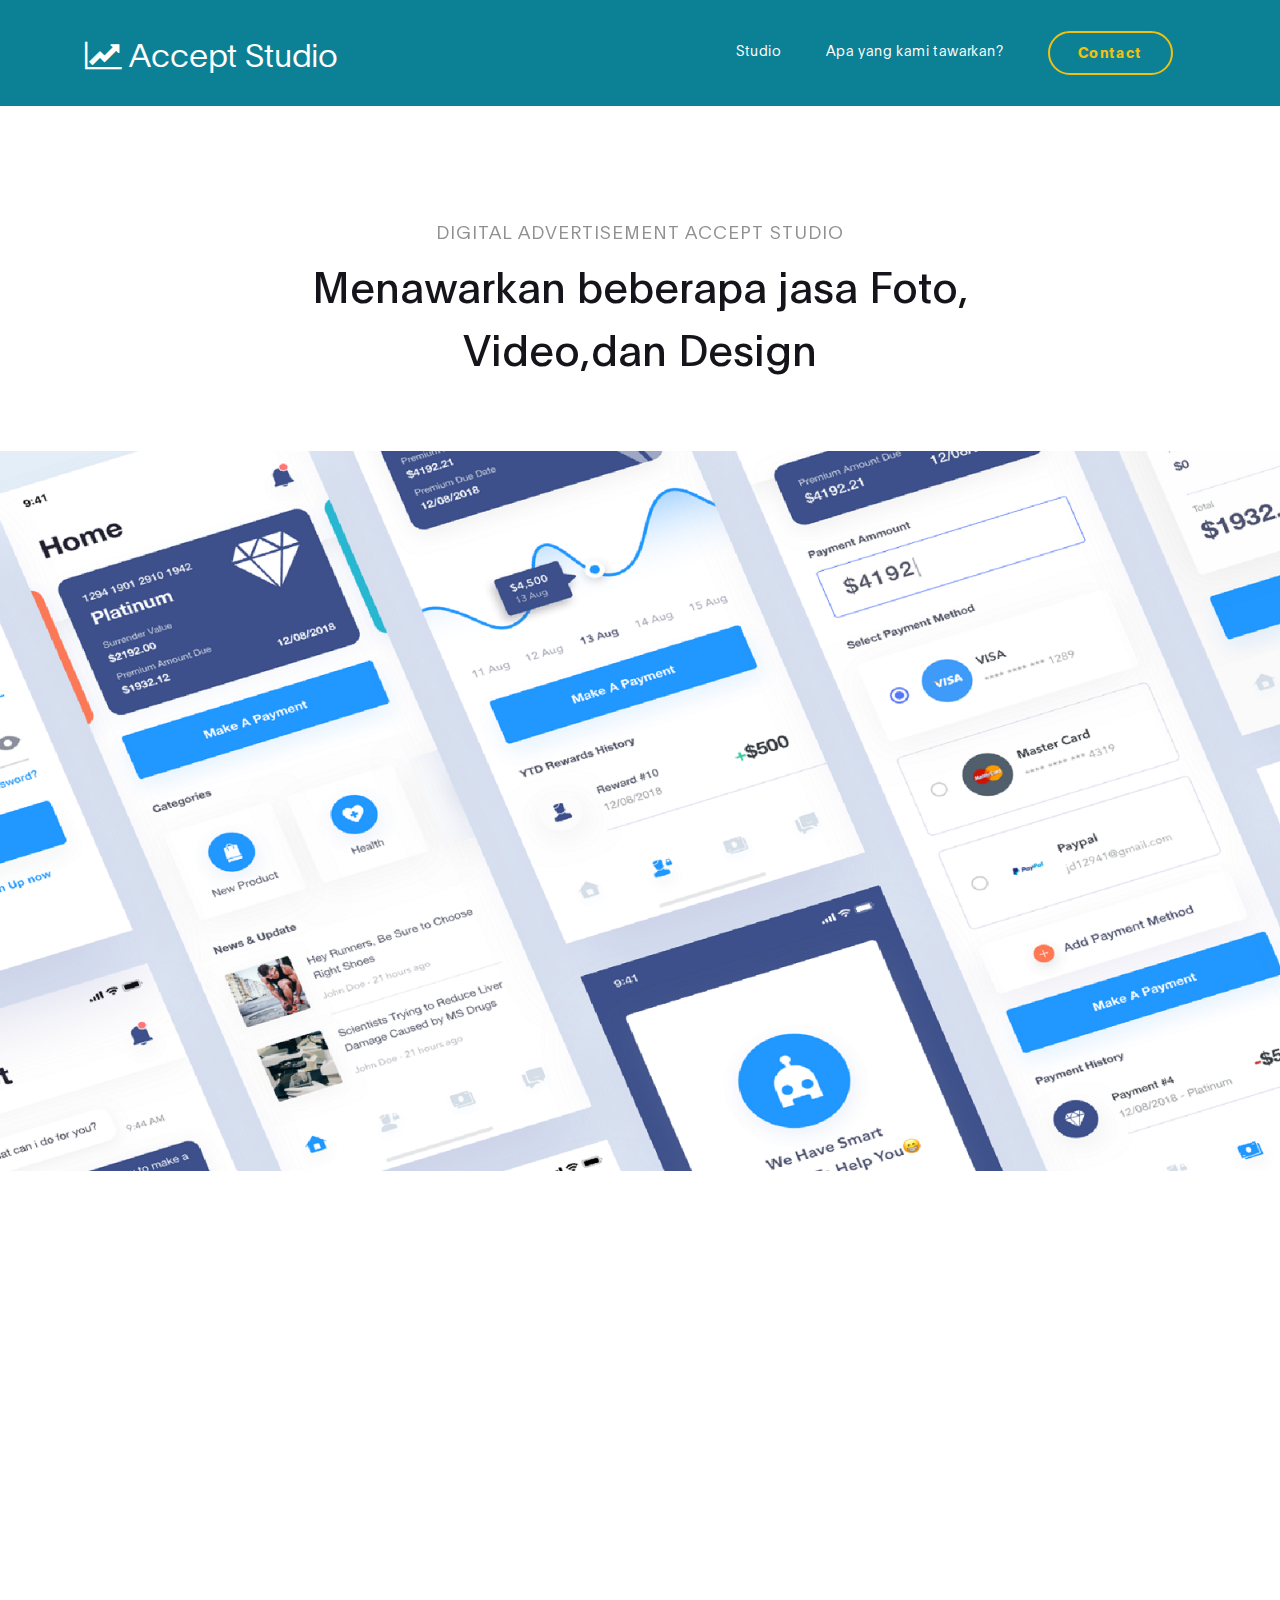
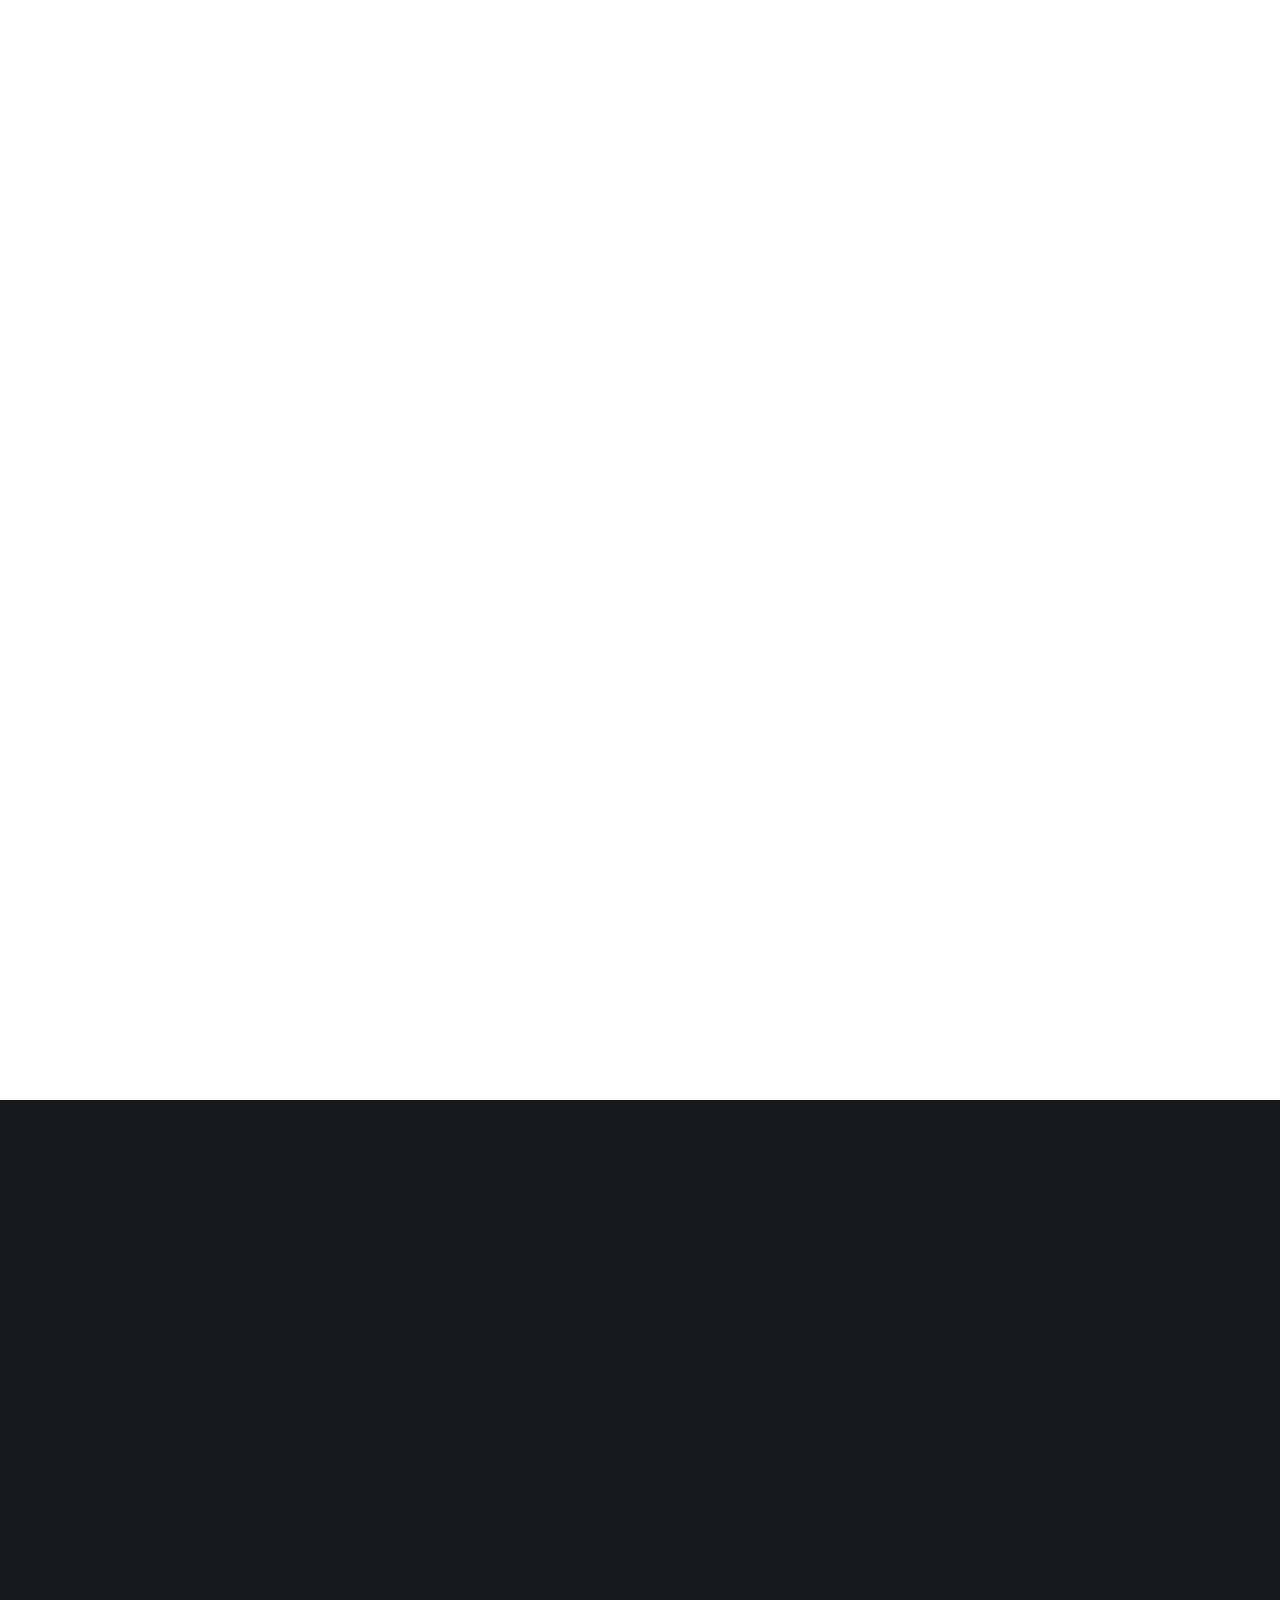
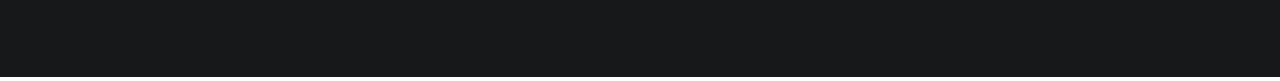
<file: project-detail.html>
<!DOCTYPE html>
<html lang="en">
<head>

     <title>Digital Advertisement Accept Studio</title>
<!--

DIGITAL TREND

https://templatemo.com/tm-538-digital-trend

-->
     <meta charset="UTF-8">
     <meta http-equiv="X-UA-Compatible" content="IE=Edge">
     <meta name="description" content="">
     <meta name="keywords" content="">
     <meta name="author" content="">
     <meta name="viewport" content="width=device-width, initial-scale=1, maximum-scale=1">

     <link rel="stylesheet" href="css/bootstrap.min.css">
     <link rel="stylesheet" href="css/font-awesome.min.css">
     <link rel="stylesheet" href="css/aos.css">
     <link rel="stylesheet" href="css/owl.carousel.min.css">
     <link rel="stylesheet" href="css/owl.theme.default.min.css">

     <!-- MAIN CSS -->
     <link rel="stylesheet" href="css/templatemo-digital-trend.css">

</head>
<body>

     <!-- MENU BAR -->
    <nav class="navbar navbar-expand-lg position-relative">
        <div class="container">
            <a class="navbar-brand" href="index.html">
              <i class="fa fa-line-chart"></i>
              Accept Studio
            </a>

            <button class="navbar-toggler" type="button" data-toggle="collapse" data-target="#navbarNav" aria-controls="navbarNav" aria-expanded="false"
                aria-label="Toggle navigation">
                <span class="navbar-toggler-icon"></span>
            </button>

            <div class="collapse navbar-collapse" id="navbarNav">
                <ul class="navbar-nav ml-auto">
                    <li class="nav-item">
                        <a href="index.html#about" class="nav-link">Studio</a>
                    </li>
                    <li class="nav-item">
                        <a href="index.html#project" class="nav-link">Apa yang kami tawarkan?</a>
                    </li>
                    <li class="nav-item">
                        <a href="contact.html" class="nav-link contact">Contact</a>
                    </li>
                </ul>
            </div>
        </div>
    </nav>


     <!-- PROJECT DETAIL -->
     <section class="project-detail section-padding-half">
          <div class="container">
               <div class="row">

                    <div class="col-lg-9 mx-auto col-md-10 col-12 mt-lg-5 text-center" data-aos="fade-up">

                      <h4>Digital Advertisement Accept Studio</h4>

                      <h1>Menawarkan beberapa jasa Foto, Video,dan Design</h1>
                    </div>

               </div>
          </div>
     </section>

     <div class="full-image text-center" data-aos="zoom-in">
       <img src="images/project/project-detail/ui-01.png" class="img-fluid" alt="interview process">
     </div>

     <!-- PROJECT DETAIL -->
     <section class="project-detail section-padding">
          <div class="container">
               <div class="row">

                  <div class="col-lg-6 col-md-6 col-12 mb-5">

                      <img src="images/project/project-detail/personal-website.png" class="img-fluid" alt="personal website" data-aos="fade-up">
                    </div>

                    <div class="col-lg-5 col-md-6 mr-lg-auto mt-lg-5 col-12" data-aos="fade-up" data-aos-delay="200">

                      <h2>Web dan beberapa foto dan video kami</h2>

                      <p class="mt-3 mb-4">Berikut ini contoh web dan beberapa foto dan video kami. <strong>Video di bawah ini hanyalah contoh.</strong></p>

                      <ul class="list-detail">
                        <li><span>Fotografi</span></li>
                        <li><span>Videografi</span></li>
                        <li><span>Design</span></li>
                        <li><span>Website</span></li>
                      </ul>
                    </div>
               </div>

              <div class="col-lg-12 col-12">
                <div class="embed-responsive embed-responsive-16by9 my-5 py-5" data-aos="fade-up">
                    <iframe class="embed-responsive-item" width="800" height="450" src="https://www.youtube.com/embed/myVN26Vx4MU?controls=0" frameborder="0" allow="accelerometer; autoplay; encrypted-media; gyroscope; picture-in-picture" allowfullscreen></iframe>
                </div>
              </div>
          </div>
     </section>


     <footer class="site-footer">
      <div class="container">
        <div class="row">

          <div class="col-lg-5 mx-lg-auto col-md-8 col-10">
            <h1 class="text-white" data-aos="fade-up" data-aos-delay="100">Anda <strong>puas</strong> Kami <strong>senang</strong>.</h1>
          </div>

          <div class="col-lg-3 col-md-6 col-12" data-aos="fade-up" data-aos-delay="200">
            <h4 class="my-4">Contact Info</h4>

            <p class="mb-1">
              <i class="fa fa-phone mr-2 footer-icon"></i> 
              +62 858 9249 2248
            </p>

            <p>
              <a href="#">
                <i class="fa fa-envelope mr-2 footer-icon"></i>
                septian.nabil.pratama@gmail.com
              </a>
            </p>
          </div>

          <div class="col-lg-3 col-md-6 col-12" data-aos="fade-up" data-aos-delay="300">
            <h4 class="my-4">Alamat Saya</h4>

            <p class="mb-1">
              <i class="fa fa-home mr-2 footer-icon"></i> 
              Jl. Kanfer Raya no.2a, Desa kalisalak, Batang, Jawa Tengah, Indonesia
            </p>
          </div>

          <div class="col-lg-4 mx-lg-auto text-center col-md-8 col-12" data-aos="fade-up" data-aos-delay="400">
            <p class="copyright-text">Copyright &copy; 2020 Your Company
            <br>
            <a rel="nofollow noopener" href="https://www.instagram.com/septiannabil_/">Design and Web by : Septian Nabil Pratama</a></p>
          </div>

          <div class="col-lg-4 mx-lg-auto col-md-6 col-12" data-aos="fade-up" data-aos-delay="500">
            
            <ul class="footer-link">
              <li><a href="#">Stories</a></li>
              <li><a href="#">Work with us</a></li>
              <li><a href="#">Privacy</a></li>
            </ul>
          </div>

          <div class="col-lg-3 mx-lg-auto col-md-6 col-12" data-aos="fade-up" data-aos-delay="600">
            <ul class="social-icon">
              <li><a href="#" class="fa fa-instagram"></a></li>
              <li><a href="#" class="fa fa-twitter"></a></li>
              <li><a href="#" class="fa fa-dribbble"></a></li>
              <li><a href="#" class="fa fa-behance"></a></li>
            </ul>
          </div>

        </div>
      </div>
    </footer>


     <!-- SCRIPTS -->
     <script src="js/jquery.min.js"></script>
     <script src="js/bootstrap.min.js"></script>
     <script src="js/aos.js"></script>
     <script src="js/owl.carousel.min.js"></script>
     <script src="js/custom.js"></script>

</body>
</html>
</file>
<file: css/templatemo-digital-trend.css>
/*

DIGITAL TREND

https://templatemo.com/tm-538-digital-trend

*/
  
  @font-face {
      font-family: 'Plain-Regular';
      src: url('../fonts/Plain-Regular.woff2') format('woff2'),
          url('../fonts/Plain-Regular.woff') format('woff');
      font-weight: normal;
      font-style: normal;
  }

  @font-face {
      font-family: 'Plain-Light';
      src: url('../fonts/Plain-Light.woff2') format('woff2'),
          url('../fonts/Plain-Light.woff') format('woff');
      font-weight: bold;
      font-style: normal;
  }

  @font-face {
      font-family: 'Plain-Bold';
      src: url('../fonts/Plain-Bold.woff2') format('woff2'),
          url('../fonts/Plain-Bold.woff') format('woff');
      font-weight: bold;
      font-style: normal;
  }

  :root {
    --primary-color:        #057a8d;
    --secondary-color:      #f1c111;
    --white-color:          #ffffff;
    --dark-color:           #171819;
    --project-bg:           #f0f8ff;
    --menu-bg:              #0c8195;

    --title-color:          #15141a;
    --gray-color:           #909090;
    --link-color:           #404040;
    --p-color:              #666262;

    --base-font-family:     'Plain-Light', sans-serif;
    --title-font-family:    'Plain-Regular', sans-serif;
    --font-bold-family:     'Plain-Bold', sans-serif;
    --font-weight-bold:     bold;

    --h1-font-size:         42px;
    --h2-font-size:         32px;
    --h3-font-size:         24px;
    --p-font-size:          18px;
    --base-font-size:       16px;
    --menu-font-size:       14px;

    --border-radius-large:  100px;
    --border-radius-small:  5px;
  }

  body {
    background: var(--white-color);
    font-family: var(--base-font-family);
  }


  /*---------------------------------------
     TYPOGRAPHY              
  -----------------------------------------*/

  h1,h2,h3,h4,h5,h6 {
    font-family: var(--title-font-family);
    line-height: inherit;
  }

  h1 {
    color: var(--title-color);
    font-size: var(--h1-font-size);
  }

  h2 {
    font-size: var(--h2-font-size);
    font-weight: 100;
  }

  h3 {
    font-size: var(--h3-font-size);
    font-weight: 100;
    margin-bottom: 0;
  }

  h4 {
    color: var(--gray-color);
    font-family: var(--base-font-family);
    font-size: var(--p-font-size);
    letter-spacing: 1px;
    text-transform: uppercase;
  }

  p {
    color: var(--p-color);
    font-size: var(--p-font-size);
    line-height: 1.5em;
  }

  b, 
  strong {
    letter-spacing: 0;
    color: var(--secondary-color);
  }


  /*  BLOCKQUOTES */
  .quote {
    position: relative;
    margin: 0;
  }

  .quote::after {
    content: "“";
    position: absolute;
    bottom: -80px;
    left: 20px;
    font-family: times;
    color: var(--gray-color);
    font-weight: var(--font-weight-bold);
    font-size: 14em;
    line-height: 0;
    opacity: 0.10;
  }

  blockquote {
    border-left: 5px solid rgba(0,0,0,0.05);
    display: block;
    margin: 42px 0;
    padding: 14px 22px;
    color: rgba(0,0,0,0.5);
  }


  /* BUTTON */
  .custom-btn {
    background: transparent;
    border: 2px solid var(--dark-color);
    border-radius: var(--border-radius-large);
    padding: 12px 26px 14px 26px;
    color: var(--dark-color);
    font-family: var(--title-font-family);
    font-size: var(--p-font-size);
    white-space: nowrap;
  }

  .custom-btn.btn-bg {
    background: var(--white-color);
    color: var(--primary-color);
    border-color: transparent;
	transition: all .3s ease;
  }
  
  .custom-btn:hover,
  .custom-btn:focus {
    background: var(--dark-color);
    color: var(--white-color);
    border-color: transparent;
  }


  /*---------------------------------------
     GENERAL               
  -----------------------------------------*/

  * {
    -webkit-box-sizing: border-box;
    -moz-box-sizing: border-box;
    box-sizing: border-box;
  }

  *::before,
  *::after {
    -webkit-box-sizing: border-box;
    -moz-box-sizing: border-box;
    box-sizing: border-box;
  }

  a {
    color: var(--link-color);
    font-weight: normal;
    text-decoration: none;
  }

  a:hover, 
  a:active, 
  a:focus {
    color: var(--secondary-color);
    outline: none;
    text-decoration: none;
  }

  ::selection {
    background: var(--secondary-color);
    color: var(--white-color);
  }

  .section-padding {
    padding: 8em 0;
  }
  .section-padding-half {
    padding: 4em 0;
  }

  .google-map iframe {
    display: block;
    width: 100%;
  }



  /*---------------------------------------
    MENU             
  -----------------------------------------*/

  .navbar {
    background: var(--menu-bg);
    z-index: 2;
    top: 0;
    right: 0;
    left: 0;
    padding: 1.5em;
  }

  .navbar-brand {
    color: var(--white-color);
    font-size: var(--h2-font-size);
  }

  .nav-link {
    color: var(--white-color);
    font-size: var(--menu-font-size);
    letter-spacing: 0.4px;
    margin: 0 1.6em;
    padding: 0.6em;
  }

  .nav-link.active,
  .nav-link:hover {
    color: var(--secondary-color);
  }

  .navbar-expand-lg .navbar-nav .nav-link {
    padding-right: 0;
    padding-left: 0;
  }

  .navbar-expand-lg .navbar-nav .nav-link.contact {
    border: 2px solid var(--secondary-color);
    border-radius: var(--border-radius-large);
    color: var(--secondary-color);
    font-family: var(--font-bold-family);
    padding: 0.6em 2em 0.8em 2em;
  }

  .navbar-expand-lg .navbar-nav .nav-link.contact:hover,
  .navbar-expand-lg .navbar-nav .nav-link.contact.active {
    background: var(--secondary-color);
    color: var(--white-color);
  }

  .navbar-nav .navbar-toggler-icon {
    background: none;
  }

  .navbar-toggler {
    border: 0;
    padding: 0;
    cursor: pointer;
    margin: 0 10px 0 0;
    width: 30px;
    height: 35px;
    outline: none;
  }

  .navbar-toggler:focus {
    outline: none;
  }

  .navbar-toggler[aria-expanded="true"] .navbar-toggler-icon {
    background: transparent;
  }

  .navbar-toggler[aria-expanded="true"] .navbar-toggler-icon::before,
  .navbar-toggler[aria-expanded="true"] .navbar-toggler-icon::after {
    transition: top 300ms 50ms ease, -webkit-transform 300ms 350ms ease;
    transition: top 300ms 50ms ease, transform 300ms 350ms ease;
    transition: top 300ms 50ms ease, transform 300ms 350ms ease, -webkit-transform 300ms 350ms ease;
    top: 0;
  }

  .navbar-toggler[aria-expanded="true"] .navbar-toggler-icon::before {
    transform: rotate(45deg);
  }

  .navbar-toggler[aria-expanded="true"] .navbar-toggler-icon::after {
    transform: rotate(-45deg);
  }

  .navbar-toggler .navbar-toggler-icon {
    background: var(--white-color);
    transition: background 10ms 300ms ease;
    display: block;
    width: 30px;
    height: 2px;
    position: relative;
  }

  .navbar-toggler .navbar-toggler-icon::before,
  .navbar-toggler .navbar-toggler-icon::after {
    transition: top 300ms 350ms ease, -webkit-transform 300ms 50ms ease;
    transition: top 300ms 350ms ease, transform 300ms 50ms ease;
    transition: top 300ms 350ms ease, transform 300ms 50ms ease, -webkit-transform 300ms 50ms ease;
    position: absolute;
    right: 0;
    left: 0;
    background: var(--white-color);
    width: 30px;
    height: 2px;
    content: '';
  }

  .navbar-toggler .navbar-toggler-icon::before {
    top: -8px;
  }

  .navbar-toggler .navbar-toggler-icon::after {
    top: 8px;
  }



  /*---------------------------------------
     HERO              
  -----------------------------------------*/

  .hero {
    position: relative;
    padding: 5em 0;
    overflow: hidden;
  }

  .hero-bg {
    background: linear-gradient(170deg, var(--primary-color) 64%, var(--white-color) 30%);
  }

  .hero-image {
    position: relative;
    top: 2em;
  }



  /*---------------------------------------
     PROJECT              
  -----------------------------------------*/

  .project {
    background: var(--project-bg);
  }

  .project-wrapper {
    position: relative;
  }

  .project-wrapper img {
    border-radius: var(--border-radius-small);
  }

  .project-info {
    background: var(--white-color);
    border-radius: var(--border-radius-small);
    position: absolute;
    bottom: 32px;
    right: 32px;
    left: 32px;
    width: 90%;
    padding: 32px;
  }

  .project-info small {
    font-family: Plain-Bold;
    color: var(--gray-color);
    position: relative;
    top: 2px;
  }

  .project-info a {
    color: var(--primary-color);
  }

  .project-info .project-icon {
    background: var(--primary-color);
  }

  .project-icon {
    position: absolute;
    right: 30px;
    top: 40px;
    background: var(--dark-color);
    border-radius: var(--border-radius-large);
    color: var(--white-color);
    font-size: var(--h2-font-size);
    width: 40px;
    height: 40px;
    line-height: 40px;
    text-align: center;
    padding-left: 5px;
  }

  .owl-theme .owl-dots .owl-dot {
    outline: none;
  }

  .owl-theme .owl-dots .owl-dot span {
    background: var(--gray-color);
    width: 50px;
    height: 3px;
    margin:  35px 5px;
  }

  .owl-theme .owl-dots .owl-dot.active span, 
  .owl-theme .owl-dots .owl-dot:hover span {
    background: var(--secondary-color);
  }

  .list-detail {
    margin-left: 1em;
    padding-left: 1em;
    position: relative;
  }

  .list-detail li {
    display: block;
    list-style: none;
    margin: 0.6em 0 0 0.8em;
  }

  .list-detail li::before {
    content: "";
    width: 0;
    height: 0;
    border-width: 0 16px 16px 0;
    border-color: transparent var(--secondary-color) transparent transparent;
    border-style: solid;
    position: absolute;
    left: 0;
  }

  .list-detail span {
    position: relative;
    bottom: 5px;
  }

  .client-info img {
    width: 100px;
    margin-right: 1em;
  }



  /*---------------------------------------
      ABOUT            
  -----------------------------------------*/

  .about {
    position: relative;
    overflow: hidden;
  }

  .about-image img {
    display: block;
    margin: 0 auto;
  }



  /*---------------------------------------
      BLOG            
  -----------------------------------------*/

  .blog-header {
    border-radius: var(--border-radius-small);
    position: relative;
    overflow: hidden;
  }

  .blog-header img {
    border-radius: var(--border-radius-small);
    display: block;
  }

  .blog-header-info {
    background: linear-gradient(transparent,rgba(0,0,0,0.95));
    position: absolute;
    right: 0;
    left: 0;
    bottom: 0;
    padding: 2em;
  }

  .blog-header-info h3 {
    max-width: 80%;
  }

  .blog-header-info a {
    color: var(--white-color);
  }

  .blog-header-info a:hover {
    color: var(--secondary-color);
  }

  .blog-sidebar img {
    border-radius: var(--border-radius-small);
    width: 159px;
    margin-right: 22px;
  }

  .blog-sidebar h3 {
    font-size: 18px;
  }



  /*---------------------------------------
     CONTACT              
  -----------------------------------------*/

  .newsletter-form .form-control,
  .contact-form .form-control {
    box-shadow: none;
    background: var(--project-bg);
    border: 0;
    padding: 1.7em 1.3em;
    margin: 14px 0;
  }

  .newsletter-form button,
  .contact-form #submit-button {
    background: var(--primary-color);
    border-radius: var(--border-radius-large);
    color: var(--white-color);
    cursor: pointer;
    font-size: var(--p-font-size);
    line-height: 0px;
    padding: 1.5em 1.3em;
  }

  .newsletter-form button {
    background: var(--secondary-color);
  }



  /*---------------------------------------
     FOOTER              
  -----------------------------------------*/

  .site-footer {
    background: var(--dark-color);
    padding: 7em 0 6em 0;
  }

  .site-footer a {
    color: var(--p-color);
  }

  .site-footer a:hover,
  .footer-icon {
    color: var(--secondary-color);
    padding: auto;
  }

  .footer-link li {
    display: inline-block;
    list-style: none;
    margin: 0 10px;
  }

  .copyright-text,
  .footer-link,
  .site-footer .social-icon {
    margin-top: 6em;
  }

  .copyright-text {
    margin-top: 5.3em;
  }



  /*---------------------------------------
     SOCIAL ICON              
  -----------------------------------------*/

  .social-icon {
    position: relative;
    padding: 0;
    margin: 4em 0 0 0;
  }

  .social-icon li {
    display: inline-block;
    list-style: none;
  }

  .social-icon li a {
    text-decoration: none;
    display: inline-block;
    font-size: var(--base-font-size);
    margin: 10px;
    text-align: center;
  }



  /*---------------------------------------
     RESPONSIVE STYLES              
  -----------------------------------------*/

  @media screen and (min-width: 1200px) {

    .about-info h2 {
      max-width: 70%;
    }
  }

  @media screen and (min-width: 991px) {

    .project h2 {
      max-width: 32%;
      margin: 0 auto;
    }
  }

  @media screen and (max-width: 991px) {

    .hero {
      padding-top: 14em;
    }

    .hero-text {
      bottom: 2em;
    }

    .navbar {
      padding: 1em;
    }

    .navbar-collapse {
      text-align: center;
      padding: 2.5em 0;
    }

    .nav-link {
      display: inline-block;
    }

    .navbar-expand-lg .navbar-nav .nav-link.contact {
      margin: 1em 0;
    }

    .copyright-text, 
    .footer-link, 
    .site-footer .social-icon {
      margin-top: 3em;
      padding: 0;
      text-align: left;
    }
  }

  @media screen and (max-width: 767px) {

    h1 {
      font-size: 36px;
    }

    h2 {
      font-size: 28px;
    }

    h3 {
      font-size: 22px;
    }

    .project-info {
      right: 0;
      left: 0;
      margin: 0 auto;
    }

    .footer-link, 
    .site-footer .social-icon {
      margin-top: 1em;
    }

    .copyright-text {
      margin: 2.5em 0 1em 0;
    }

    .footer-link li {
      margin-left: 0;
    }
  }
</file>
